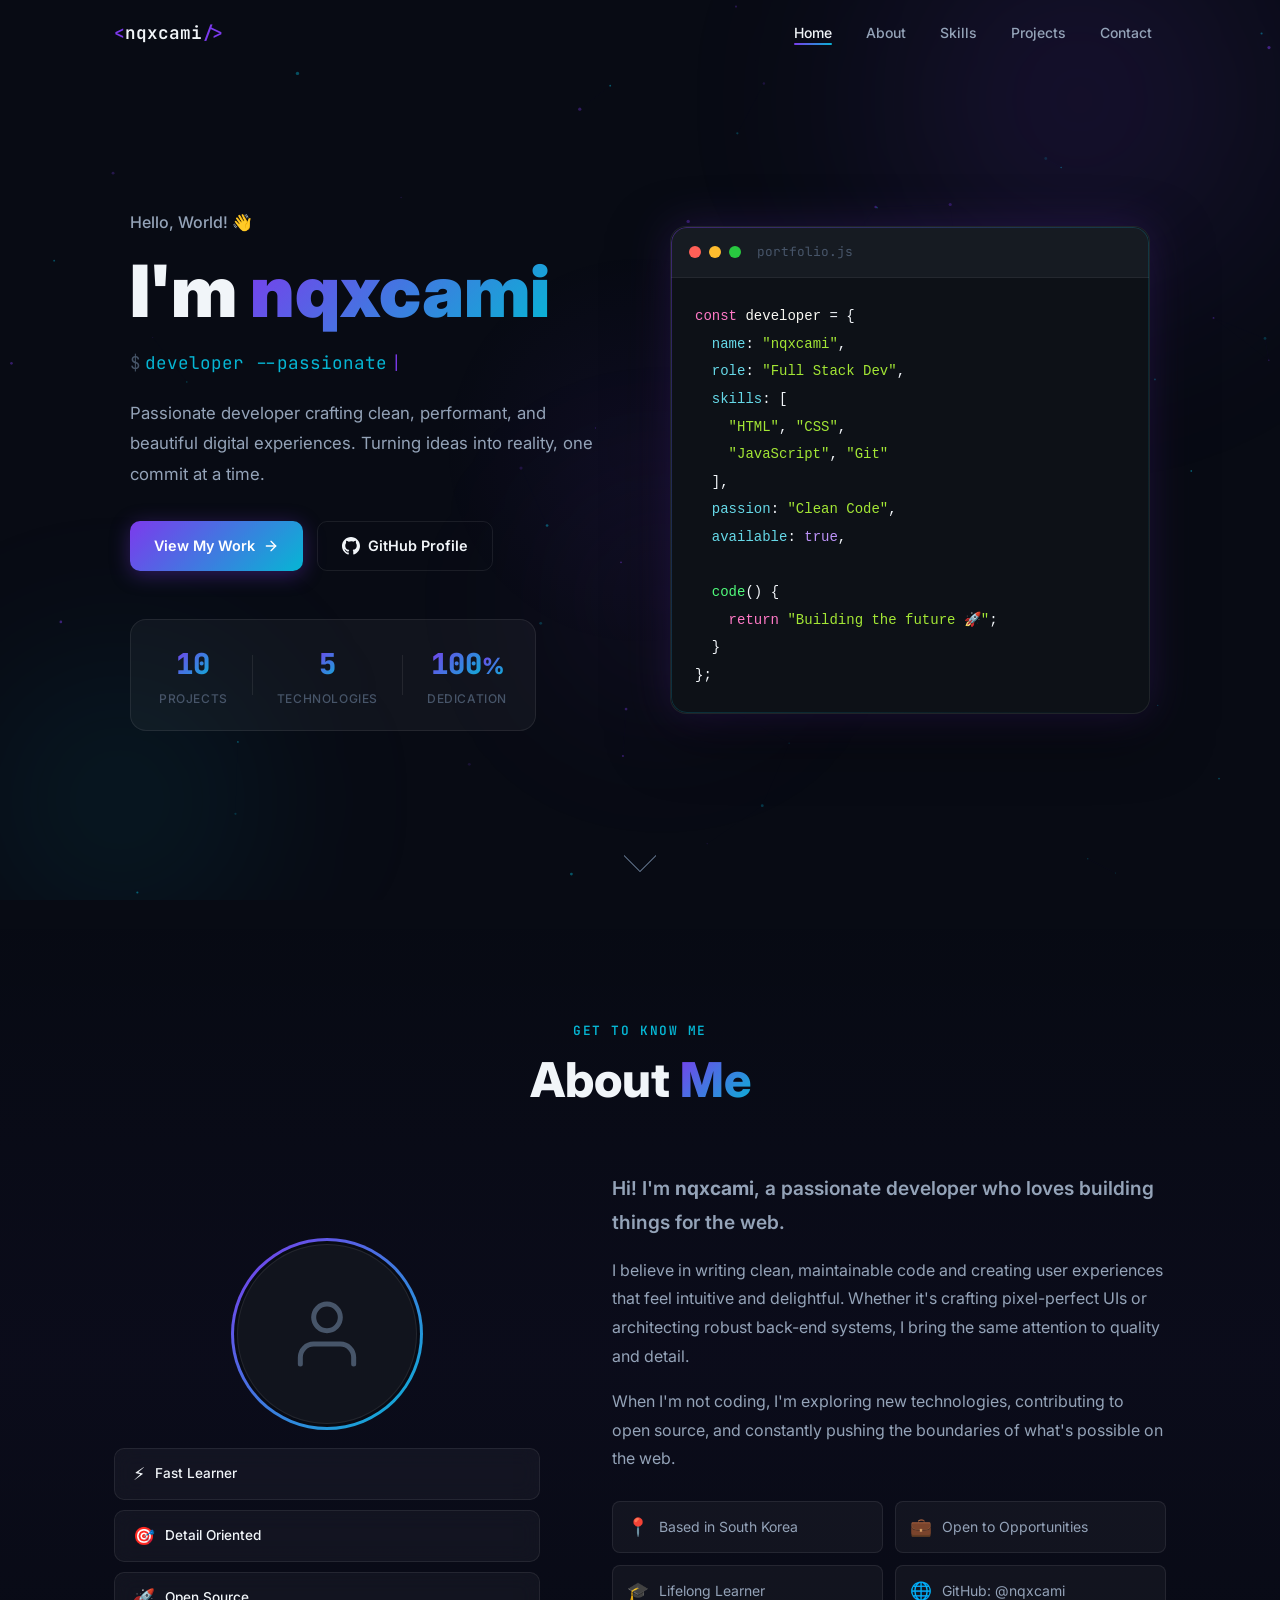
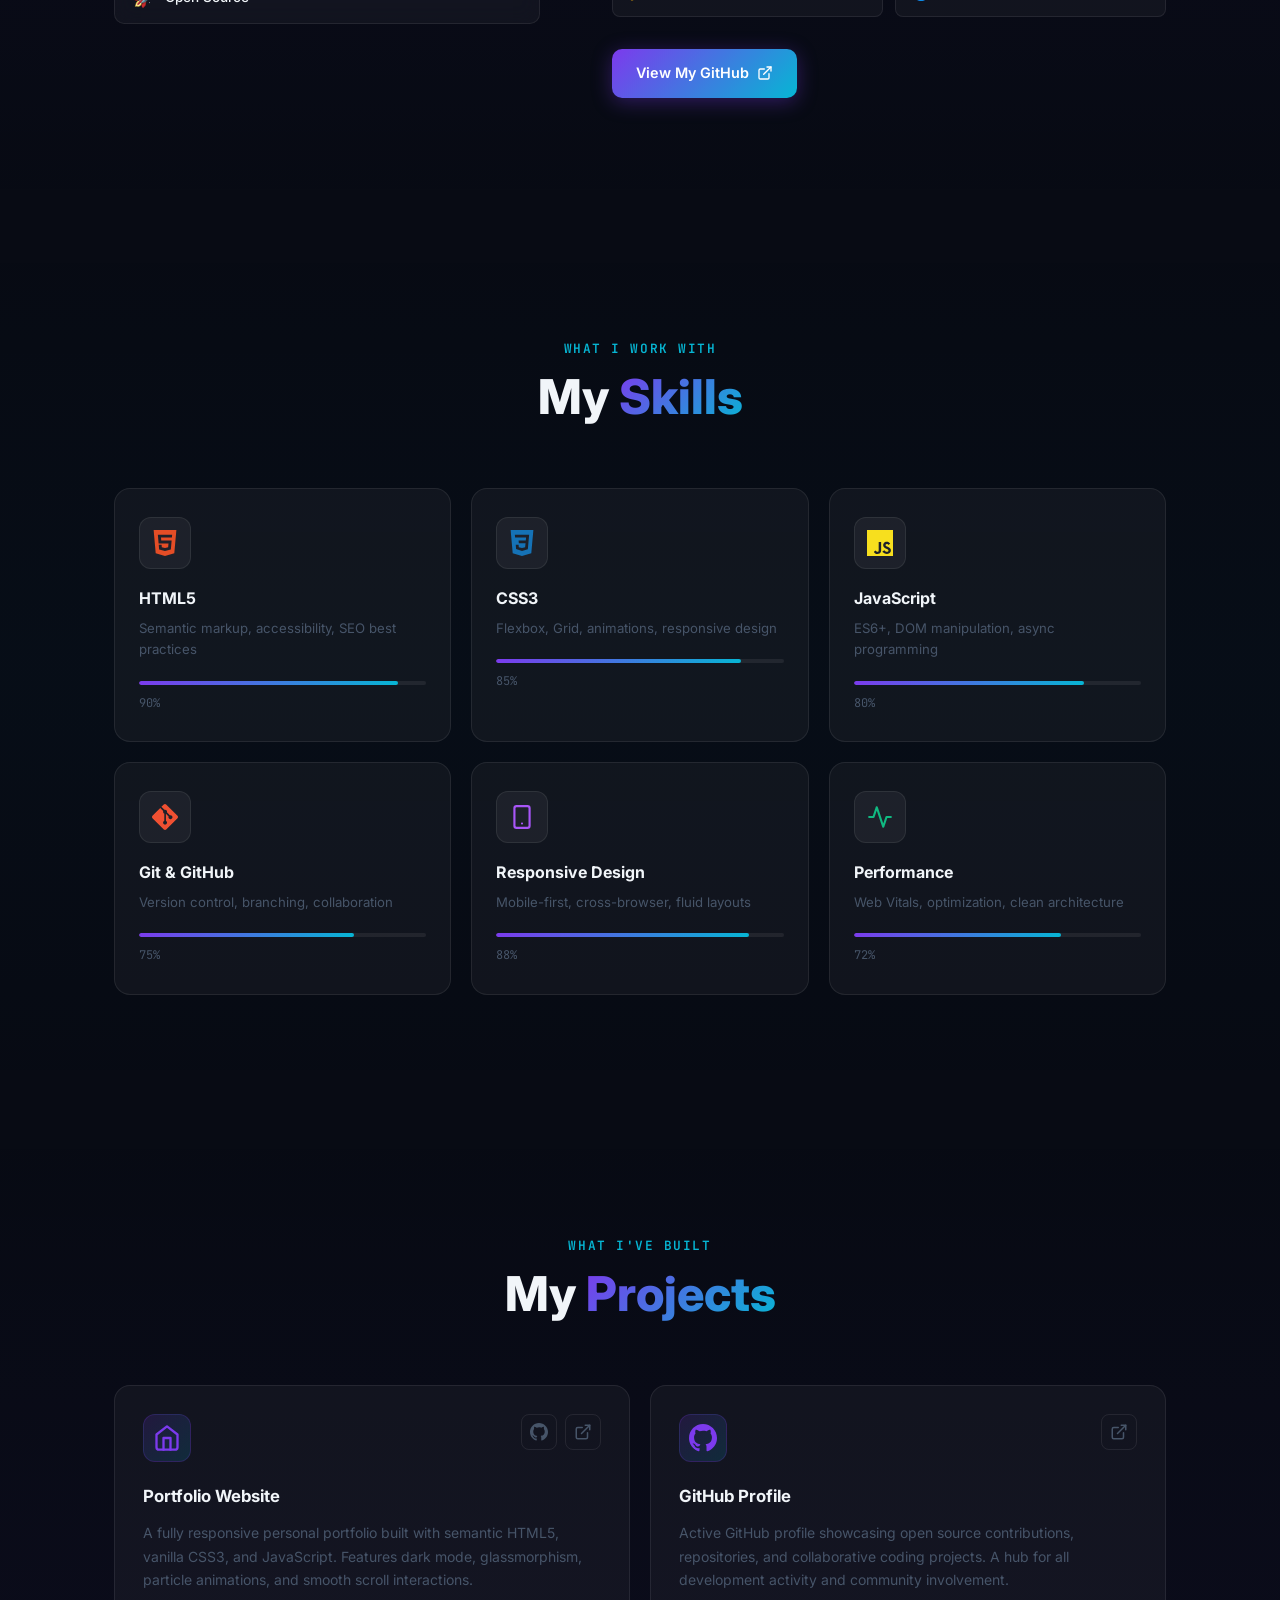
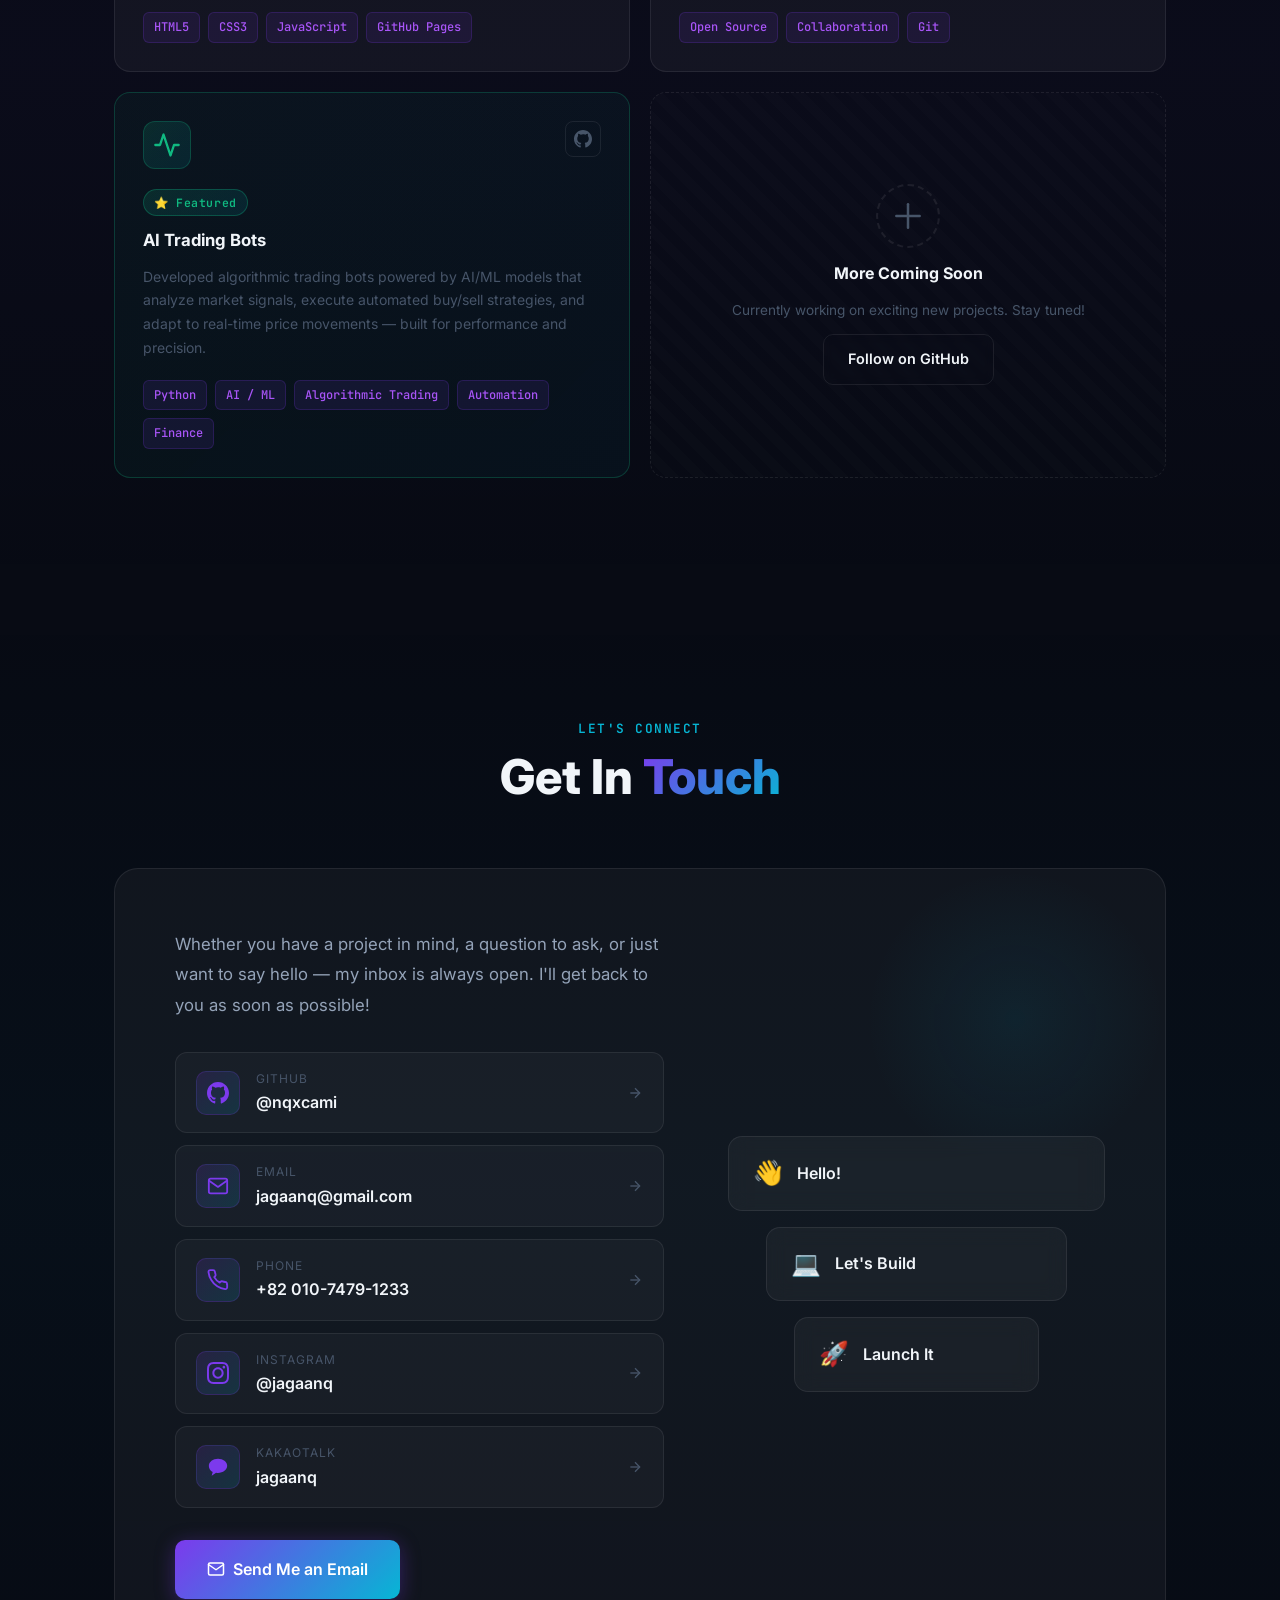
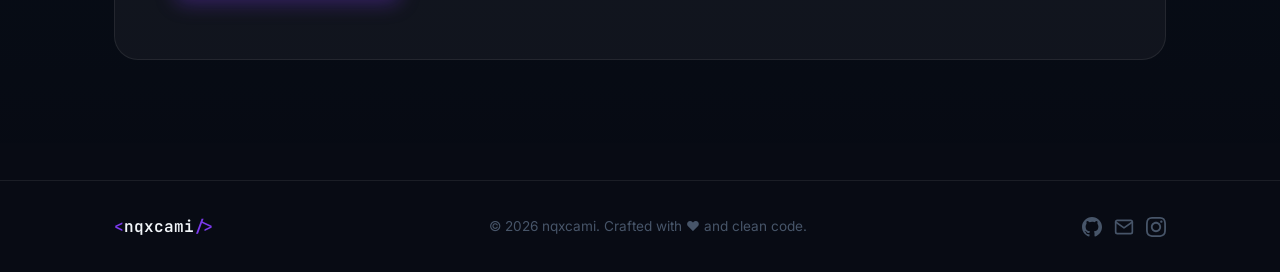
<file: index.html>
<!DOCTYPE html>
<html lang="en">
<head>
    <meta charset="UTF-8">
    <meta name="viewport" content="width=device-width, initial-scale=1.0">
    <meta name="description" content="nqxcami — Developer & Creator. Building innovative digital experiences with clean code and modern design.">
    <meta name="author" content="nqxcami">
    <meta name="keywords" content="nqxcami, portfolio, web developer, programmer, projects">
    <meta property="og:title" content="nqxcami — Portfolio">
    <meta property="og:description" content="Developer & Creator. Building innovative digital experiences.">
    <meta property="og:type" content="website">
    <title>nqxcami — Portfolio</title>
    <link rel="preconnect" href="https://fonts.googleapis.com">
    <link rel="preconnect" href="https://fonts.gstatic.com" crossorigin>
    <link href="https://fonts.googleapis.com/css2?family=Inter:wght@300;400;500;600;700;800;900&family=JetBrains+Mono:wght@400;500;600&display=swap" rel="stylesheet">
    <link rel="stylesheet" href="styles.css">
</head>
<body>

    <!-- Particle Canvas Background -->
    <canvas id="particle-canvas"></canvas>

    <!-- Cursor Glow -->
    <div class="cursor-glow" id="cursor-glow"></div>

    <!-- Navigation -->
    <header class="navbar" id="navbar">
        <div class="nav-container">
            <a href="#home" class="nav-logo">
                <span class="logo-bracket">&lt;</span>nqxcami<span class="logo-bracket">/&gt;</span>
            </a>
            <nav aria-label="Main navigation">
                <ul class="nav-links" id="nav-links">
                    <li><a href="#home" class="nav-link active" id="nav-home">Home</a></li>
                    <li><a href="#about" class="nav-link" id="nav-about">About</a></li>
                    <li><a href="#skills" class="nav-link" id="nav-skills">Skills</a></li>
                    <li><a href="#projects" class="nav-link" id="nav-projects">Projects</a></li>
                    <li><a href="#contact" class="nav-link" id="nav-contact">Contact</a></li>
                </ul>
            </nav>
            <button class="hamburger" id="hamburger" aria-label="Toggle menu" aria-expanded="false">
                <span></span><span></span><span></span>
            </button>
        </div>
    </header>

    <!-- Mobile Menu Overlay -->
    <div class="mobile-menu" id="mobile-menu" aria-hidden="true">
        <ul>
            <li><a href="#home" class="mobile-link">Home</a></li>
            <li><a href="#about" class="mobile-link">About</a></li>
            <li><a href="#skills" class="mobile-link">Skills</a></li>
            <li><a href="#projects" class="mobile-link">Projects</a></li>
            <li><a href="#contact" class="mobile-link">Contact</a></li>
        </ul>
    </div>

    <main>
        <!-- ===== HERO SECTION ===== -->
        <section id="home" class="hero">
            <div class="hero-bg-orbs">
                <div class="orb orb-1"></div>
                <div class="orb orb-2"></div>
                <div class="orb orb-3"></div>
            </div>
            <div class="container hero-container">
                <div class="hero-text">
                    <p class="hero-greeting">Hello, World! 👋</p>
                    <h1 class="hero-title">
                        I'm <span class="gradient-text">nqxcami</span>
                    </h1>
                    <div class="typewriter-wrapper">
                        <span class="typewriter-prefix">$ </span>
                        <span class="typewriter" id="typewriter"></span>
                        <span class="cursor-blink">|</span>
                    </div>
                    <p class="hero-description">
                        Passionate developer crafting clean, performant, and beautiful digital experiences. 
                        Turning ideas into reality, one commit at a time.
                    </p>
                    <div class="hero-buttons">
                        <a href="#projects" class="btn btn-primary" id="hero-cta">
                            <span>View My Work</span>
                            <svg xmlns="http://www.w3.org/2000/svg" width="16" height="16" viewBox="0 0 24 24" fill="none" stroke="currentColor" stroke-width="2" stroke-linecap="round" stroke-linejoin="round"><line x1="5" y1="12" x2="19" y2="12"/><polyline points="12 5 19 12 12 19"/></svg>
                        </a>
                        <a href="https://github.com/nqxcami" class="btn btn-ghost" id="hero-github" target="_blank" rel="noopener noreferrer">
                            <svg xmlns="http://www.w3.org/2000/svg" width="18" height="18" viewBox="0 0 24 24" fill="currentColor"><path d="M12 0C5.374 0 0 5.373 0 12c0 5.302 3.438 9.8 8.207 11.387.599.111.793-.261.793-.577v-2.234c-3.338.726-4.033-1.416-4.033-1.416-.546-1.387-1.333-1.756-1.333-1.756-1.089-.745.083-.729.083-.729 1.205.084 1.839 1.237 1.839 1.237 1.07 1.834 2.807 1.304 3.492.997.107-.775.418-1.305.762-1.604-2.665-.305-5.467-1.334-5.467-5.931 0-1.311.469-2.381 1.236-3.221-.124-.303-.535-1.524.117-3.176 0 0 1.008-.322 3.301 1.23A11.509 11.509 0 0 1 12 5.803c1.02.005 2.047.138 3.006.404 2.291-1.552 3.297-1.23 3.297-1.23.653 1.653.242 2.874.118 3.176.77.84 1.235 1.911 1.235 3.221 0 4.609-2.807 5.624-5.479 5.921.43.372.823 1.102.823 2.222v3.293c0 .319.192.694.801.576C20.566 21.797 24 17.3 24 12c0-6.627-5.373-12-12-12z"/></svg>
                            GitHub Profile
                        </a>
                    </div>
                    <div class="hero-stats">
                        <div class="stat">
                            <span class="stat-number" data-target="10">0</span>
                            <span class="stat-label">Projects</span>
                        </div>
                        <div class="stat-divider"></div>
                        <div class="stat">
                            <span class="stat-number" data-target="5">0</span>
                            <span class="stat-label">Technologies</span>
                        </div>
                        <div class="stat-divider"></div>
                        <div class="stat">
                            <span class="stat-number" data-target="100">0</span><span class="stat-suffix">%</span>
                            <span class="stat-label">Dedication</span>
                        </div>
                    </div>
                </div>
                <div class="hero-visual">
                    <div class="code-window">
                        <div class="window-header">
                            <span class="dot dot-red"></span>
                            <span class="dot dot-yellow"></span>
                            <span class="dot dot-green"></span>
                            <span class="window-title">portfolio.js</span>
                        </div>
                        <pre class="code-content"><code><span class="c-keyword">const</span> <span class="c-variable">developer</span> = {
  <span class="c-property">name</span>: <span class="c-string">"nqxcami"</span>,
  <span class="c-property">role</span>: <span class="c-string">"Full Stack Dev"</span>,
  <span class="c-property">skills</span>: [
    <span class="c-string">"HTML"</span>, <span class="c-string">"CSS"</span>,
    <span class="c-string">"JavaScript"</span>, <span class="c-string">"Git"</span>
  ],
  <span class="c-property">passion</span>: <span class="c-string">"Clean Code"</span>,
  <span class="c-property">available</span>: <span class="c-bool">true</span>,

  <span class="c-fn">code</span>() {
    <span class="c-keyword">return</span> <span class="c-string">"Building the future 🚀"</span>;
  }
};</code></pre>
                    </div>
                </div>
            </div>
            <a href="#about" class="scroll-indicator" aria-label="Scroll down">
                <div class="scroll-arrow"></div>
            </a>
        </section>

        <!-- ===== ABOUT SECTION ===== -->
        <section id="about" class="about section">
            <div class="container">
                <div class="section-header">
                    <p class="section-label">Get to know me</p>
                    <h2 class="section-title">About <span class="gradient-text">Me</span></h2>
                </div>
                <div class="about-grid">
                    <div class="about-image-wrapper reveal">
                        <div class="about-avatar">
                            <div class="avatar-ring"></div>
                            <div class="avatar-inner">
                                <svg xmlns="http://www.w3.org/2000/svg" width="80" height="80" viewBox="0 0 24 24" fill="none" stroke="currentColor" stroke-width="1.5" stroke-linecap="round" stroke-linejoin="round" class="avatar-icon"><path d="M20 21v-2a4 4 0 0 0-4-4H8a4 4 0 0 0-4 4v2"/><circle cx="12" cy="7" r="4"/></svg>
                            </div>
                        </div>
                        <div class="about-badges">
                            <div class="badge badge-1">
                                <span class="badge-icon">⚡</span>
                                <span>Fast Learner</span>
                            </div>
                            <div class="badge badge-2">
                                <span class="badge-icon">🎯</span>
                                <span>Detail Oriented</span>
                            </div>
                            <div class="badge badge-3">
                                <span class="badge-icon">🚀</span>
                                <span>Open Source</span>
                            </div>
                        </div>
                    </div>
                    <div class="about-text reveal">
                        <p class="about-lead">
                            Hi! I'm <strong>nqxcami</strong>, a passionate developer who loves building things for the web.
                        </p>
                        <p>
                            I believe in writing clean, maintainable code and creating user experiences that feel intuitive and delightful. 
                            Whether it's crafting pixel-perfect UIs or architecting robust back-end systems, I bring the same attention to quality and detail.
                        </p>
                        <p>
                            When I'm not coding, I'm exploring new technologies, contributing to open source, and constantly pushing the boundaries of what's possible on the web.
                        </p>
                        <div class="about-highlights">
                            <div class="highlight">
                                <span class="highlight-icon">📍</span>
                                <span>Based in South Korea</span>
                            </div>
                            <div class="highlight">
                                <span class="highlight-icon">💼</span>
                                <span>Open to Opportunities</span>
                            </div>
                            <div class="highlight">
                                <span class="highlight-icon">🎓</span>
                                <span>Lifelong Learner</span>
                            </div>
                            <div class="highlight">
                                <span class="highlight-icon">🌐</span>
                                <span>GitHub: @nqxcami</span>
                            </div>
                        </div>
                        <a href="https://github.com/nqxcami" class="btn btn-primary" target="_blank" rel="noopener noreferrer">
                            View My GitHub
                            <svg xmlns="http://www.w3.org/2000/svg" width="16" height="16" viewBox="0 0 24 24" fill="none" stroke="currentColor" stroke-width="2" stroke-linecap="round" stroke-linejoin="round"><path d="M18 13v6a2 2 0 0 1-2 2H5a2 2 0 0 1-2-2V8a2 2 0 0 1 2-2h6"/><polyline points="15 3 21 3 21 9"/><line x1="10" y1="14" x2="21" y2="3"/></svg>
                        </a>
                    </div>
                </div>
            </div>
        </section>

        <!-- ===== SKILLS SECTION ===== -->
        <section id="skills" class="skills section">
            <div class="container">
                <div class="section-header">
                    <p class="section-label">What I work with</p>
                    <h2 class="section-title">My <span class="gradient-text">Skills</span></h2>
                </div>
                <div class="skills-grid">
                    <div class="skill-card reveal" id="skill-html">
                        <div class="skill-icon-wrap" style="--icon-color: #e44d26;">
                            <svg viewBox="0 0 24 24" fill="currentColor" xmlns="http://www.w3.org/2000/svg"><path d="M1.5 0h21l-1.91 21.563L11.977 24l-8.565-2.438L1.5 0zm7.031 9.75l-.232-2.718 10.059.003.23-2.622L5.412 4.41l.698 8.01h9.126l-.326 3.426-2.91.804-2.955-.81-.188-2.11H6.248l.33 4.171L12 19.351l5.379-1.443.744-8.157H8.531z"/></svg>
                        </div>
                        <h3>HTML5</h3>
                        <p>Semantic markup, accessibility, SEO best practices</p>
                        <div class="skill-bar"><div class="skill-fill" style="--fill: 90%;"></div></div>
                        <span class="skill-pct">90%</span>
                    </div>
                    <div class="skill-card reveal" id="skill-css">
                        <div class="skill-icon-wrap" style="--icon-color: #1572b6;">
                            <svg viewBox="0 0 24 24" fill="currentColor" xmlns="http://www.w3.org/2000/svg"><path d="M1.5 0h21l-1.91 21.563L11.977 24l-8.564-2.438L1.5 0zm17.09 4.413L5.41 4.41l.213 2.622 10.125.002-.255 2.716h-6.64l.24 2.573h6.182l-.366 3.523-2.91.804-2.956-.81-.188-2.11h-2.61l.29 3.855L12 19.288l5.373-1.53L18.59 4.414v-.001z"/></svg>
                        </div>
                        <h3>CSS3</h3>
                        <p>Flexbox, Grid, animations, responsive design</p>
                        <div class="skill-bar"><div class="skill-fill" style="--fill: 85%;"></div></div>
                        <span class="skill-pct">85%</span>
                    </div>
                    <div class="skill-card reveal" id="skill-js">
                        <div class="skill-icon-wrap" style="--icon-color: #f7df1e;">
                            <svg viewBox="0 0 24 24" fill="currentColor" xmlns="http://www.w3.org/2000/svg"><path d="M0 0h24v24H0V0zm22.034 18.276c-.175-1.095-.888-2.015-3.003-2.873-.736-.345-1.554-.585-1.797-1.14-.091-.33-.105-.51-.046-.705.15-.646.915-.84 1.515-.66.39.12.75.42.976.9 1.034-.676 1.034-.676 1.755-1.125-.27-.42-.404-.601-.586-.78-.63-.705-1.469-1.065-2.834-1.034l-.705.089c-.676.165-1.32.525-1.71 1.005-1.14 1.291-.811 3.541.569 4.471 1.365 1.02 3.361 1.244 3.616 2.205.24 1.17-.87 1.545-1.966 1.41-.811-.18-1.26-.586-1.755-1.336l-1.83 1.051c.21.48.45.689.81 1.109 1.74 1.756 6.09 1.666 6.871-1.004.029-.09.24-.705.074-1.65l.046.067zm-8.983-7.245h-2.248c0 1.938-.009 3.864-.009 5.805 0 1.232.063 2.363-.138 2.711-.33.689-1.18.601-1.566.48-.396-.196-.597-.466-.83-.855-.063-.105-.11-.196-.127-.196l-1.825 1.125c.305.63.75 1.172 1.324 1.517.855.51 2.004.675 3.207.405.783-.226 1.458-.691 1.811-1.411.51-.93.402-2.07.397-3.346.012-2.054 0-4.109 0-6.179l.004-.056z"/></svg>
                        </div>
                        <h3>JavaScript</h3>
                        <p>ES6+, DOM manipulation, async programming</p>
                        <div class="skill-bar"><div class="skill-fill" style="--fill: 80%;"></div></div>
                        <span class="skill-pct">80%</span>
                    </div>
                    <div class="skill-card reveal" id="skill-git">
                        <div class="skill-icon-wrap" style="--icon-color: #f05032;">
                            <svg viewBox="0 0 24 24" fill="currentColor" xmlns="http://www.w3.org/2000/svg"><path d="M23.546 10.93L13.067.452c-.604-.603-1.582-.603-2.188 0L8.708 2.627l2.76 2.76c.645-.215 1.379-.07 1.889.441.516.515.658 1.258.438 1.9l2.658 2.66c.645-.223 1.387-.078 1.9.435.721.72.721 1.884 0 2.604-.719.719-1.881.719-2.6 0-.539-.541-.674-1.337-.404-1.996L12.86 8.955v6.525c.176.086.342.203.488.348.713.721.713 1.883 0 2.6-.719.721-1.889.721-2.609 0-.719-.719-.719-1.879 0-2.598.182-.18.387-.316.605-.406V8.835c-.217-.091-.424-.222-.6-.401-.545-.545-.676-1.342-.396-2.009L7.636 3.7.45 10.881c-.6.605-.6 1.584 0 2.189l10.48 10.477c.604.604 1.582.604 2.186 0l10.43-10.43c.605-.603.605-1.582 0-2.187"/></svg>
                        </div>
                        <h3>Git & GitHub</h3>
                        <p>Version control, branching, collaboration</p>
                        <div class="skill-bar"><div class="skill-fill" style="--fill: 75%;"></div></div>
                        <span class="skill-pct">75%</span>
                    </div>
                    <div class="skill-card reveal" id="skill-responsive">
                        <div class="skill-icon-wrap" style="--icon-color: #a855f7;">
                            <svg viewBox="0 0 24 24" fill="none" stroke="currentColor" stroke-width="2" stroke-linecap="round" stroke-linejoin="round" xmlns="http://www.w3.org/2000/svg"><rect x="5" y="2" width="14" height="20" rx="2" ry="2"/><line x1="12" y1="18" x2="12.01" y2="18"/></svg>
                        </div>
                        <h3>Responsive Design</h3>
                        <p>Mobile-first, cross-browser, fluid layouts</p>
                        <div class="skill-bar"><div class="skill-fill" style="--fill: 88%;"></div></div>
                        <span class="skill-pct">88%</span>
                    </div>
                    <div class="skill-card reveal" id="skill-perf">
                        <div class="skill-icon-wrap" style="--icon-color: #10b981;">
                            <svg viewBox="0 0 24 24" fill="none" stroke="currentColor" stroke-width="2" stroke-linecap="round" stroke-linejoin="round" xmlns="http://www.w3.org/2000/svg"><polyline points="22 12 18 12 15 21 9 3 6 12 2 12"/></svg>
                        </div>
                        <h3>Performance</h3>
                        <p>Web Vitals, optimization, clean architecture</p>
                        <div class="skill-bar"><div class="skill-fill" style="--fill: 72%;"></div></div>
                        <span class="skill-pct">72%</span>
                    </div>
                </div>
            </div>
        </section>

        <!-- ===== PROJECTS SECTION ===== -->
        <section id="projects" class="projects section">
            <div class="container">
                <div class="section-header">
                    <p class="section-label">What I've built</p>
                    <h2 class="section-title">My <span class="gradient-text">Projects</span></h2>
                </div>
                <div class="projects-grid">

                    <article class="project-card reveal" id="project-portfolio">
                        <div class="project-top">
                            <div class="project-icon">
                                <svg xmlns="http://www.w3.org/2000/svg" width="28" height="28" viewBox="0 0 24 24" fill="none" stroke="currentColor" stroke-width="2" stroke-linecap="round" stroke-linejoin="round"><path d="M3 9l9-7 9 7v11a2 2 0 0 1-2 2H5a2 2 0 0 1-2-2z"/><polyline points="9 22 9 12 15 12 15 22"/></svg>
                            </div>
                            <div class="project-links">
                                <a href="https://github.com/nqxcami/nqxcami.github.io" class="project-icon-link" target="_blank" rel="noopener noreferrer" aria-label="View source on GitHub">
                                    <svg xmlns="http://www.w3.org/2000/svg" width="18" height="18" viewBox="0 0 24 24" fill="currentColor"><path d="M12 0C5.374 0 0 5.373 0 12c0 5.302 3.438 9.8 8.207 11.387.599.111.793-.261.793-.577v-2.234c-3.338.726-4.033-1.416-4.033-1.416-.546-1.387-1.333-1.756-1.333-1.756-1.089-.745.083-.729.083-.729 1.205.084 1.839 1.237 1.839 1.237 1.07 1.834 2.807 1.304 3.492.997.107-.775.418-1.305.762-1.604-2.665-.305-5.467-1.334-5.467-5.931 0-1.311.469-2.381 1.236-3.221-.124-.303-.535-1.524.117-3.176 0 0 1.008-.322 3.301 1.23A11.509 11.509 0 0 1 12 5.803c1.02.005 2.047.138 3.006.404 2.291-1.552 3.297-1.23 3.297-1.23.653 1.653.242 2.874.118 3.176.77.84 1.235 1.911 1.235 3.221 0 4.609-2.807 5.624-5.479 5.921.43.372.823 1.102.823 2.222v3.293c0 .319.192.694.801.576C20.566 21.797 24 17.3 24 12c0-6.627-5.373-12-12-12z"/></svg>
                                </a>
                                <a href="https://nqxcami.github.io" class="project-icon-link" target="_blank" rel="noopener noreferrer" aria-label="View live site">
                                    <svg xmlns="http://www.w3.org/2000/svg" width="18" height="18" viewBox="0 0 24 24" fill="none" stroke="currentColor" stroke-width="2" stroke-linecap="round" stroke-linejoin="round"><path d="M18 13v6a2 2 0 0 1-2 2H5a2 2 0 0 1-2-2V8a2 2 0 0 1 2-2h6"/><polyline points="15 3 21 3 21 9"/><line x1="10" y1="14" x2="21" y2="3"/></svg>
                                </a>
                            </div>
                        </div>
                        <div class="project-body">
                            <h3>Portfolio Website</h3>
                            <p>A fully responsive personal portfolio built with semantic HTML5, vanilla CSS3, and JavaScript. Features dark mode, glassmorphism, particle animations, and smooth scroll interactions.</p>
                        </div>
                        <div class="project-tags">
                            <span class="tag">HTML5</span>
                            <span class="tag">CSS3</span>
                            <span class="tag">JavaScript</span>
                            <span class="tag">GitHub Pages</span>
                        </div>
                    </article>

                    <article class="project-card reveal" id="project-github">
                        <div class="project-top">
                            <div class="project-icon">
                                <svg xmlns="http://www.w3.org/2000/svg" width="28" height="28" viewBox="0 0 24 24" fill="currentColor"><path d="M12 0C5.374 0 0 5.373 0 12c0 5.302 3.438 9.8 8.207 11.387.599.111.793-.261.793-.577v-2.234c-3.338.726-4.033-1.416-4.033-1.416-.546-1.387-1.333-1.756-1.333-1.756-1.089-.745.083-.729.083-.729 1.205.084 1.839 1.237 1.839 1.237 1.07 1.834 2.807 1.304 3.492.997.107-.775.418-1.305.762-1.604-2.665-.305-5.467-1.334-5.467-5.931 0-1.311.469-2.381 1.236-3.221-.124-.303-.535-1.524.117-3.176 0 0 1.008-.322 3.301 1.23A11.509 11.509 0 0 1 12 5.803c1.02.005 2.047.138 3.006.404 2.291-1.552 3.297-1.23 3.297-1.23.653 1.653.242 2.874.118 3.176.77.84 1.235 1.911 1.235 3.221 0 4.609-2.807 5.624-5.479 5.921.43.372.823 1.102.823 2.222v3.293c0 .319.192.694.801.576C20.566 21.797 24 17.3 24 12c0-6.627-5.373-12-12-12z"/></svg>
                            </div>
                            <div class="project-links">
                                <a href="https://github.com/nqxcami" class="project-icon-link" target="_blank" rel="noopener noreferrer" aria-label="View GitHub profile">
                                    <svg xmlns="http://www.w3.org/2000/svg" width="18" height="18" viewBox="0 0 24 24" fill="none" stroke="currentColor" stroke-width="2" stroke-linecap="round" stroke-linejoin="round"><path d="M18 13v6a2 2 0 0 1-2 2H5a2 2 0 0 1-2-2V8a2 2 0 0 1 2-2h6"/><polyline points="15 3 21 3 21 9"/><line x1="10" y1="14" x2="21" y2="3"/></svg>
                                </a>
                            </div>
                        </div>
                        <div class="project-body">
                            <h3>GitHub Profile</h3>
                            <p>Active GitHub profile showcasing open source contributions, repositories, and collaborative coding projects. A hub for all development activity and community involvement.</p>
                        </div>
                        <div class="project-tags">
                            <span class="tag">Open Source</span>
                            <span class="tag">Collaboration</span>
                            <span class="tag">Git</span>
                        </div>
                    </article>

                    <!-- AI Trading Bot -->
                    <article class="project-card reveal project-card-featured" id="project-trading-bot">
                        <div class="project-top">
                            <div class="project-icon project-icon-ai">
                                <svg xmlns="http://www.w3.org/2000/svg" width="28" height="28" viewBox="0 0 24 24" fill="none" stroke="currentColor" stroke-width="2" stroke-linecap="round" stroke-linejoin="round"><polyline points="22 12 18 12 15 21 9 3 6 12 2 12"/></svg>
                            </div>
                            <div class="project-links">
                                <a href="https://github.com/nqxcami" class="project-icon-link" target="_blank" rel="noopener noreferrer" aria-label="View on GitHub">
                                    <svg xmlns="http://www.w3.org/2000/svg" width="18" height="18" viewBox="0 0 24 24" fill="currentColor"><path d="M12 0C5.374 0 0 5.373 0 12c0 5.302 3.438 9.8 8.207 11.387.599.111.793-.261.793-.577v-2.234c-3.338.726-4.033-1.416-4.033-1.416-.546-1.387-1.333-1.756-1.333-1.756-1.089-.745.083-.729.083-.729 1.205.084 1.839 1.237 1.839 1.237 1.07 1.834 2.807 1.304 3.492.997.107-.775.418-1.305.762-1.604-2.665-.305-5.467-1.334-5.467-5.931 0-1.311.469-2.381 1.236-3.221-.124-.303-.535-1.524.117-3.176 0 0 1.008-.322 3.301 1.23A11.509 11.509 0 0 1 12 5.803c1.02.005 2.047.138 3.006.404 2.291-1.552 3.297-1.23 3.297-1.23.653 1.653.242 2.874.118 3.176.77.84 1.235 1.911 1.235 3.221 0 4.609-2.807 5.624-5.479 5.921.43.372.823 1.102.823 2.222v3.293c0 .319.192.694.801.576C20.566 21.797 24 17.3 24 12c0-6.627-5.373-12-12-12z"/></svg>
                                </a>
                            </div>
                        </div>
                        <div class="project-badge-featured">⭐ Featured</div>
                        <div class="project-body">
                            <h3>AI Trading Bots</h3>
                            <p>Developed algorithmic trading bots powered by AI/ML models that analyze market signals, execute automated buy/sell strategies, and adapt to real-time price movements — built for performance and precision.</p>
                        </div>
                        <div class="project-tags">
                            <span class="tag">Python</span>
                            <span class="tag">AI / ML</span>
                            <span class="tag">Algorithmic Trading</span>
                            <span class="tag">Automation</span>
                            <span class="tag">Finance</span>
                        </div>
                    </article>

                    <article class="project-card reveal project-card-cta" id="project-more">
                        <div class="project-cta-inner">
                            <div class="cta-icon">
                                <svg xmlns="http://www.w3.org/2000/svg" width="40" height="40" viewBox="0 0 24 24" fill="none" stroke="currentColor" stroke-width="1.5" stroke-linecap="round" stroke-linejoin="round"><line x1="12" y1="5" x2="12" y2="19"/><line x1="5" y1="12" x2="19" y2="12"/></svg>
                            </div>
                            <h3>More Coming Soon</h3>
                            <p>Currently working on exciting new projects. Stay tuned!</p>
                            <a href="https://github.com/nqxcami" class="btn btn-ghost" target="_blank" rel="noopener noreferrer">Follow on GitHub</a>
                        </div>
                    </article>

                </div>
            </div>
        </section>

        <!-- ===== CONTACT SECTION ===== -->
        <section id="contact" class="contact section">
            <div class="container">
                <div class="section-header">
                    <p class="section-label">Let's connect</p>
                    <h2 class="section-title">Get In <span class="gradient-text">Touch</span></h2>
                </div>
                <div class="contact-wrapper reveal">
                    <div class="contact-info">
                        <p class="contact-lead">
                            Whether you have a project in mind, a question to ask, or just want to say hello — 
                            my inbox is always open. I'll get back to you as soon as possible!
                        </p>
                        <div class="contact-links">
                            <!-- GitHub -->
                            <a href="https://github.com/nqxcami" class="contact-link" id="contact-github" target="_blank" rel="noopener noreferrer">
                                <div class="contact-link-icon" style="--link-color: #7c3aed;">
                                    <svg xmlns="http://www.w3.org/2000/svg" width="22" height="22" viewBox="0 0 24 24" fill="currentColor"><path d="M12 0C5.374 0 0 5.373 0 12c0 5.302 3.438 9.8 8.207 11.387.599.111.793-.261.793-.577v-2.234c-3.338.726-4.033-1.416-4.033-1.416-.546-1.387-1.333-1.756-1.333-1.756-1.089-.745.083-.729.083-.729 1.205.084 1.839 1.237 1.839 1.237 1.07 1.834 2.807 1.304 3.492.997.107-.775.418-1.305.762-1.604-2.665-.305-5.467-1.334-5.467-5.931 0-1.311.469-2.381 1.236-3.221-.124-.303-.535-1.524.117-3.176 0 0 1.008-.322 3.301 1.23A11.509 11.509 0 0 1 12 5.803c1.02.005 2.047.138 3.006.404 2.291-1.552 3.297-1.23 3.297-1.23.653 1.653.242 2.874.118 3.176.77.84 1.235 1.911 1.235 3.221 0 4.609-2.807 5.624-5.479 5.921.43.372.823 1.102.823 2.222v3.293c0 .319.192.694.801.576C20.566 21.797 24 17.3 24 12c0-6.627-5.373-12-12-12z"/></svg>
                                </div>
                                <div>
                                    <span class="contact-link-label">GitHub</span>
                                    <span class="contact-link-value">@nqxcami</span>
                                </div>
                                <svg xmlns="http://www.w3.org/2000/svg" width="16" height="16" viewBox="0 0 24 24" fill="none" stroke="currentColor" stroke-width="2" class="contact-arrow"><line x1="5" y1="12" x2="19" y2="12"/><polyline points="12 5 19 12 12 19"/></svg>
                            </a>
                            <!-- Email -->
                            <a href="mailto:jagaanq@gmail.com" class="contact-link" id="contact-email">
                                <div class="contact-link-icon" style="--link-color: #ea4335;">
                                    <svg xmlns="http://www.w3.org/2000/svg" width="22" height="22" viewBox="0 0 24 24" fill="none" stroke="currentColor" stroke-width="2" stroke-linecap="round" stroke-linejoin="round"><path d="M4 4h16c1.1 0 2 .9 2 2v12c0 1.1-.9 2-2 2H4c-1.1 0-2-.9-2-2V6c0-1.1.9-2 2-2z"/><polyline points="22,6 12,13 2,6"/></svg>
                                </div>
                                <div>
                                    <span class="contact-link-label">Email</span>
                                    <span class="contact-link-value">jagaanq@gmail.com</span>
                                </div>
                                <svg xmlns="http://www.w3.org/2000/svg" width="16" height="16" viewBox="0 0 24 24" fill="none" stroke="currentColor" stroke-width="2" class="contact-arrow"><line x1="5" y1="12" x2="19" y2="12"/><polyline points="12 5 19 12 12 19"/></svg>
                            </a>
                            <!-- Phone -->
                            <a href="tel:+8201074791233" class="contact-link" id="contact-phone">
                                <div class="contact-link-icon" style="--link-color: #10b981;">
                                    <svg xmlns="http://www.w3.org/2000/svg" width="22" height="22" viewBox="0 0 24 24" fill="none" stroke="currentColor" stroke-width="2" stroke-linecap="round" stroke-linejoin="round"><path d="M22 16.92v3a2 2 0 0 1-2.18 2 19.79 19.79 0 0 1-8.63-3.07A19.5 19.5 0 0 1 4.69 12 19.79 19.79 0 0 1 1.61 3.42 2 2 0 0 1 3.6 1.25h3a2 2 0 0 1 2 1.72c.127.96.361 1.903.7 2.81a2 2 0 0 1-.45 2.11L7.91 8.85a16 16 0 0 0 6 6l.92-.92a2 2 0 0 1 2.11-.45c.907.339 1.85.573 2.81.7A2 2 0 0 1 21.73 16.92z"/></svg>
                                </div>
                                <div>
                                    <span class="contact-link-label">Phone</span>
                                    <span class="contact-link-value">+82 010-7479-1233</span>
                                </div>
                                <svg xmlns="http://www.w3.org/2000/svg" width="16" height="16" viewBox="0 0 24 24" fill="none" stroke="currentColor" stroke-width="2" class="contact-arrow"><line x1="5" y1="12" x2="19" y2="12"/><polyline points="12 5 19 12 12 19"/></svg>
                            </a>
                            <!-- Instagram -->
                            <a href="https://instagram.com/jagaanq" class="contact-link" id="contact-instagram" target="_blank" rel="noopener noreferrer">
                                <div class="contact-link-icon" style="--link-color: #e1306c;">
                                    <svg xmlns="http://www.w3.org/2000/svg" width="22" height="22" viewBox="0 0 24 24" fill="currentColor"><path d="M12 2.163c3.204 0 3.584.012 4.85.07 3.252.148 4.771 1.691 4.919 4.919.058 1.265.069 1.645.069 4.849 0 3.205-.012 3.584-.069 4.849-.149 3.225-1.664 4.771-4.919 4.919-1.266.058-1.644.07-4.85.07-3.204 0-3.584-.012-4.849-.07-3.26-.149-4.771-1.699-4.919-4.92-.058-1.265-.07-1.644-.07-4.849 0-3.204.013-3.583.07-4.849.149-3.227 1.664-4.771 4.919-4.919 1.266-.057 1.645-.069 4.849-.069zm0-2.163c-3.259 0-3.667.014-4.947.072-4.358.2-6.78 2.618-6.98 6.98-.059 1.281-.073 1.689-.073 4.948 0 3.259.014 3.668.072 4.948.2 4.358 2.618 6.78 6.98 6.98 1.281.058 1.689.072 4.948.072 3.259 0 3.668-.014 4.948-.072 4.354-.2 6.782-2.618 6.979-6.98.059-1.28.073-1.689.073-4.948 0-3.259-.014-3.667-.072-4.947-.196-4.354-2.617-6.78-6.979-6.98-1.281-.059-1.69-.073-4.949-.073zm0 5.838c-3.403 0-6.162 2.759-6.162 6.162s2.759 6.163 6.162 6.163 6.162-2.759 6.162-6.163c0-3.403-2.759-6.162-6.162-6.162zm0 10.162c-2.209 0-4-1.79-4-4 0-2.209 1.791-4 4-4s4 1.791 4 4c0 2.21-1.791 4-4 4zm6.406-11.845c-.796 0-1.441.645-1.441 1.44s.645 1.44 1.441 1.44c.795 0 1.439-.645 1.439-1.44s-.644-1.44-1.439-1.44z"/></svg>
                                </div>
                                <div>
                                    <span class="contact-link-label">Instagram</span>
                                    <span class="contact-link-value">@jagaanq</span>
                                </div>
                                <svg xmlns="http://www.w3.org/2000/svg" width="16" height="16" viewBox="0 0 24 24" fill="none" stroke="currentColor" stroke-width="2" class="contact-arrow"><line x1="5" y1="12" x2="19" y2="12"/><polyline points="12 5 19 12 12 19"/></svg>
                            </a>
                            <!-- KakaoTalk -->
                            <a href="https://open.kakao.com/o/jagaanq" class="contact-link" id="contact-kakao" target="_blank" rel="noopener noreferrer">
                                <div class="contact-link-icon" style="--link-color: #ffe812;">
                                    <svg xmlns="http://www.w3.org/2000/svg" width="22" height="22" viewBox="0 0 24 24" fill="currentColor"><path d="M12 3C6.477 3 2 6.477 2 10.8c0 2.752 1.67 5.17 4.2 6.6l-1.1 4.1 4.8-3.2c.7.1 1.4.2 2.1.2 5.523 0 10-3.477 10-7.8S17.523 3 12 3z"/></svg>
                                </div>
                                <div>
                                    <span class="contact-link-label">KakaoTalk</span>
                                    <span class="contact-link-value">jagaanq</span>
                                </div>
                                <svg xmlns="http://www.w3.org/2000/svg" width="16" height="16" viewBox="0 0 24 24" fill="none" stroke="currentColor" stroke-width="2" class="contact-arrow"><line x1="5" y1="12" x2="19" y2="12"/><polyline points="12 5 19 12 12 19"/></svg>
                            </a>
                        </div>
                        <a href="mailto:jagaanq@gmail.com" class="btn btn-primary btn-large" id="contact-cta">
                            <svg xmlns="http://www.w3.org/2000/svg" width="18" height="18" viewBox="0 0 24 24" fill="none" stroke="currentColor" stroke-width="2" stroke-linecap="round" stroke-linejoin="round"><path d="M4 4h16c1.1 0 2 .9 2 2v12c0 1.1-.9 2-2 2H4c-1.1 0-2-.9-2-2V6c0-1.1.9-2 2-2z"/><polyline points="22,6 12,13 2,6"/></svg>
                            Send Me an Email
                        </a>
                    </div>
                    <div class="contact-decoration">
                        <div class="deco-card deco-card-1">
                            <span class="deco-emoji">👋</span>
                            <span>Hello!</span>
                        </div>
                        <div class="deco-card deco-card-2">
                            <span class="deco-emoji">💻</span>
                            <span>Let's Build</span>
                        </div>
                        <div class="deco-card deco-card-3">
                            <span class="deco-emoji">🚀</span>
                            <span>Launch It</span>
                        </div>
                    </div>
                </div>
            </div>
        </section>
    </main>

    <!-- Footer -->
    <footer class="footer">
        <div class="container footer-inner">
            <div class="footer-logo">
                <span class="logo-bracket">&lt;</span>nqxcami<span class="logo-bracket">/&gt;</span>
            </div>
            <p class="footer-copy">&copy; <span id="footer-year"></span> nqxcami. Crafted with ❤️ and clean code.</p>
            <div class="footer-links">
                <a href="https://github.com/nqxcami" target="_blank" rel="noopener noreferrer" aria-label="GitHub">
                    <svg xmlns="http://www.w3.org/2000/svg" width="20" height="20" viewBox="0 0 24 24" fill="currentColor"><path d="M12 0C5.374 0 0 5.373 0 12c0 5.302 3.438 9.8 8.207 11.387.599.111.793-.261.793-.577v-2.234c-3.338.726-4.033-1.416-4.033-1.416-.546-1.387-1.333-1.756-1.333-1.756-1.089-.745.083-.729.083-.729 1.205.084 1.839 1.237 1.839 1.237 1.07 1.834 2.807 1.304 3.492.997.107-.775.418-1.305.762-1.604-2.665-.305-5.467-1.334-5.467-5.931 0-1.311.469-2.381 1.236-3.221-.124-.303-.535-1.524.117-3.176 0 0 1.008-.322 3.301 1.23A11.509 11.509 0 0 1 12 5.803c1.02.005 2.047.138 3.006.404 2.291-1.552 3.297-1.23 3.297-1.23.653 1.653.242 2.874.118 3.176.77.84 1.235 1.911 1.235 3.221 0 4.609-2.807 5.624-5.479 5.921.43.372.823 1.102.823 2.222v3.293c0 .319.192.694.801.576C20.566 21.797 24 17.3 24 12c0-6.627-5.373-12-12-12z"/></svg>
                </a>
                <a href="mailto:jagaanq@gmail.com" aria-label="Email">
                    <svg xmlns="http://www.w3.org/2000/svg" width="20" height="20" viewBox="0 0 24 24" fill="none" stroke="currentColor" stroke-width="2" stroke-linecap="round" stroke-linejoin="round"><path d="M4 4h16c1.1 0 2 .9 2 2v12c0 1.1-.9 2-2 2H4c-1.1 0-2-.9-2-2V6c0-1.1.9-2 2-2z"/><polyline points="22,6 12,13 2,6"/></svg>
                </a>
                <a href="https://instagram.com/jagaanq" target="_blank" rel="noopener noreferrer" aria-label="Instagram">
                    <svg xmlns="http://www.w3.org/2000/svg" width="20" height="20" viewBox="0 0 24 24" fill="currentColor"><path d="M12 2.163c3.204 0 3.584.012 4.85.07 3.252.148 4.771 1.691 4.919 4.919.058 1.265.069 1.645.069 4.849 0 3.205-.012 3.584-.069 4.849-.149 3.225-1.664 4.771-4.919 4.919-1.266.058-1.644.07-4.85.07-3.204 0-3.584-.012-4.849-.07-3.26-.149-4.771-1.699-4.919-4.92-.058-1.265-.07-1.644-.07-4.849 0-3.204.013-3.583.07-4.849.149-3.227 1.664-4.771 4.919-4.919 1.266-.057 1.645-.069 4.849-.069zm0-2.163c-3.259 0-3.667.014-4.947.072-4.358.2-6.78 2.618-6.98 6.98-.059 1.281-.073 1.689-.073 4.948 0 3.259.014 3.668.072 4.948.2 4.358 2.618 6.78 6.98 6.98 1.281.058 1.689.072 4.948.072 3.259 0 3.668-.014 4.948-.072 4.354-.2 6.782-2.618 6.979-6.98.059-1.28.073-1.689.073-4.948 0-3.259-.014-3.667-.072-4.947-.196-4.354-2.617-6.78-6.979-6.98-1.281-.059-1.69-.073-4.949-.073zm0 5.838c-3.403 0-6.162 2.759-6.162 6.162s2.759 6.163 6.162 6.163 6.162-2.759 6.162-6.163c0-3.403-2.759-6.162-6.162-6.162zm0 10.162c-2.209 0-4-1.79-4-4 0-2.209 1.791-4 4-4s4 1.791 4 4c0 2.21-1.791 4-4 4zm6.406-11.845c-.796 0-1.441.645-1.441 1.44s.645 1.44 1.441 1.44c.795 0 1.439-.645 1.439-1.44s-.644-1.44-1.439-1.44z"/></svg>
                </a>
            </div>
        </div>
    </footer>

    <!-- Back to Top -->
    <button class="back-to-top" id="back-to-top" aria-label="Back to top">
        <svg xmlns="http://www.w3.org/2000/svg" width="20" height="20" viewBox="0 0 24 24" fill="none" stroke="currentColor" stroke-width="2" stroke-linecap="round" stroke-linejoin="round"><polyline points="18 15 12 9 6 15"/></svg>
    </button>

    <script src="main.js"></script>
</body>
</html>
</file>
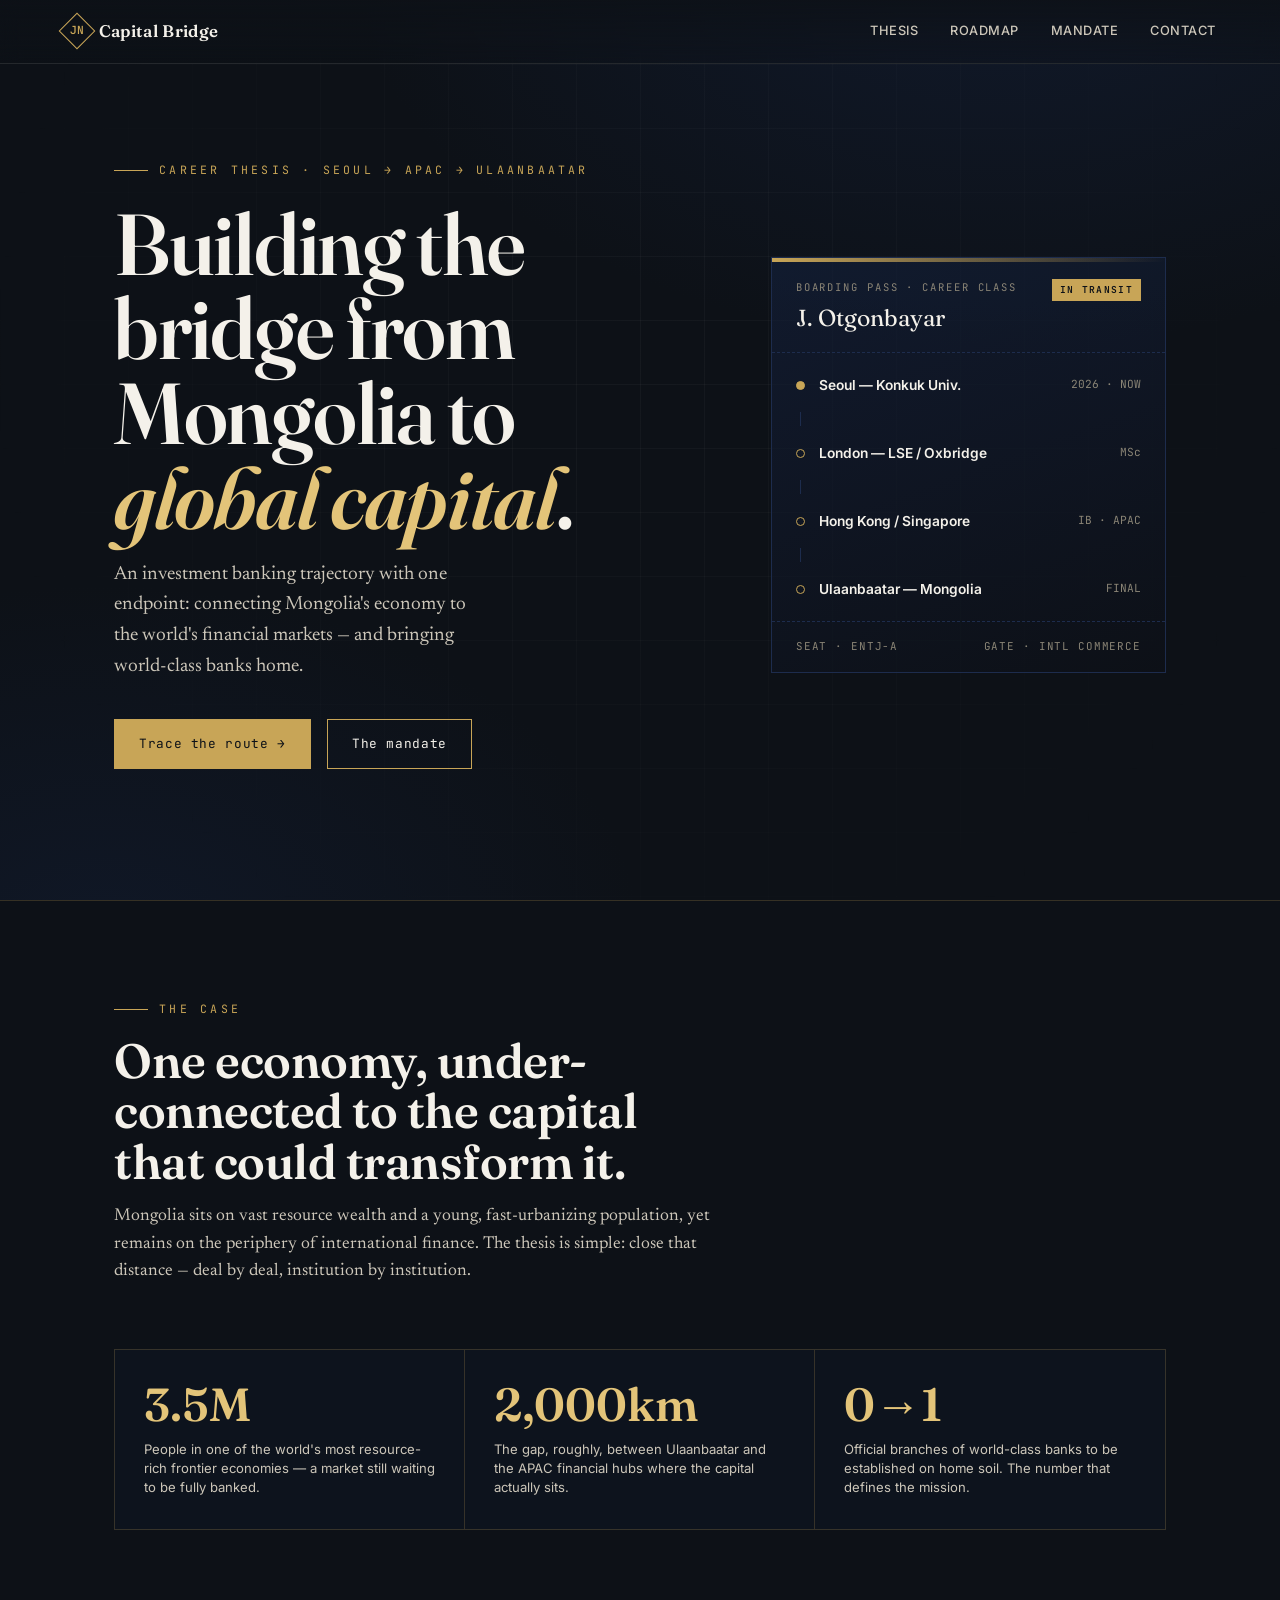
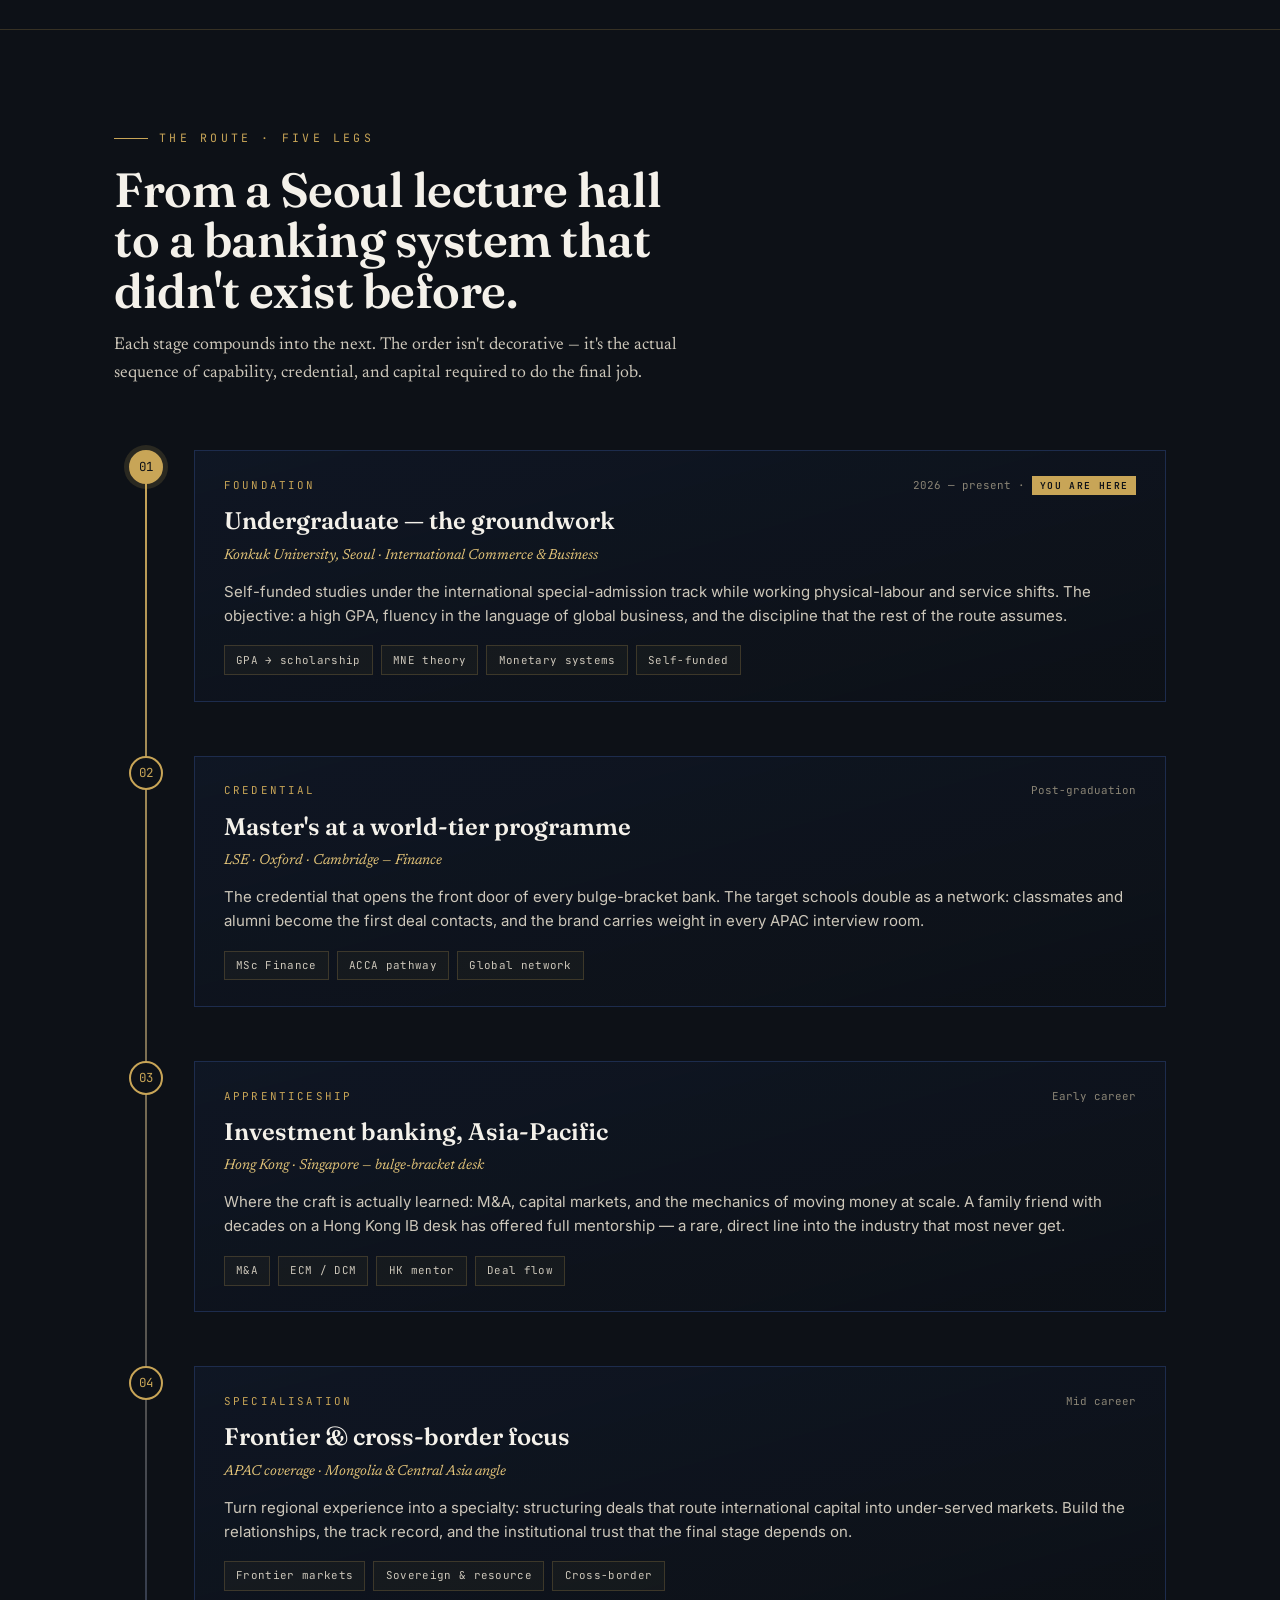
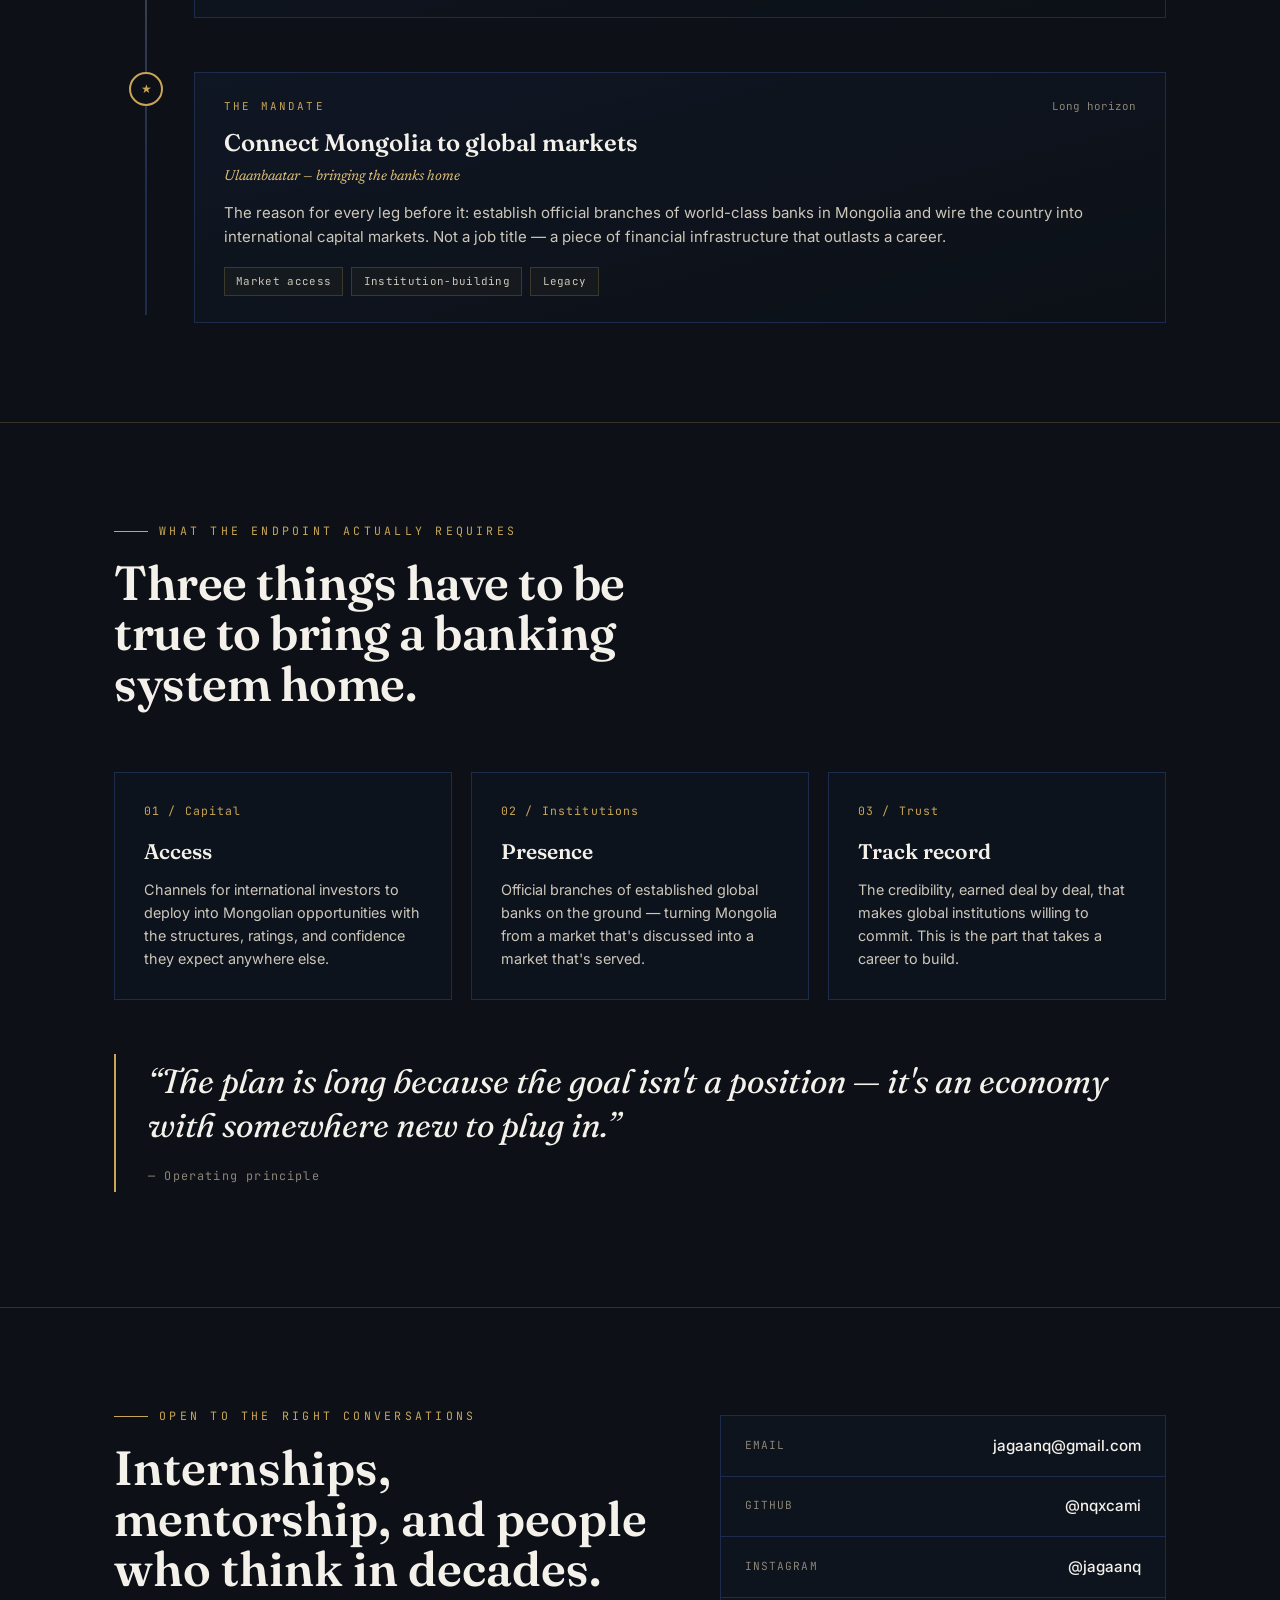
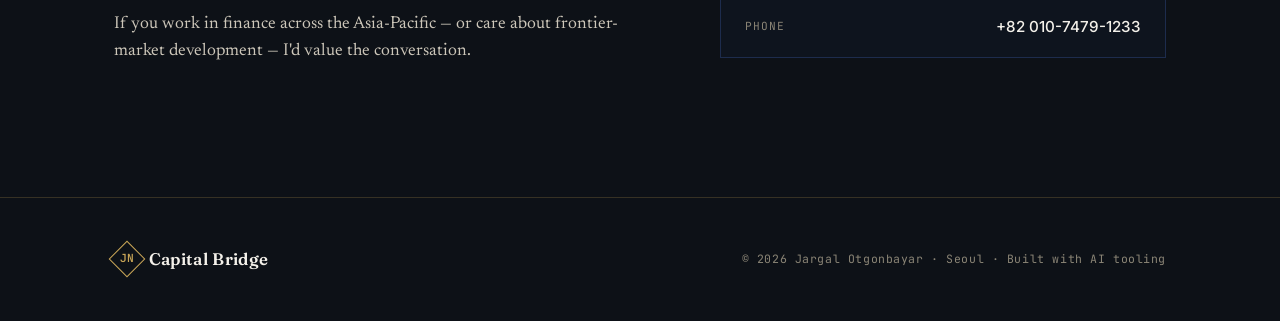
<file: roadmap.html.html>
<!DOCTYPE html>
<html lang="en">
<head>
<meta charset="UTF-8">
<meta name="viewport" content="width=device-width, initial-scale=1.0">
<meta name="description" content="The roadmap to connecting Mongolia to global capital — an investment banking career trajectory across the Asia-Pacific.">
<title>Capital Bridge — An Investment Banking Roadmap</title>
<link rel="preconnect" href="https://fonts.googleapis.com">
<link rel="preconnect" href="https://fonts.gstatic.com" crossorigin>
<link href="https://fonts.googleapis.com/css2?family=Fraunces:opsz,wght@9..144,400;9..144,500;9..144,600;9..144,700&family=Inter:wght@400;500;600&family=Newsreader:ital@0;1&family=JetBrains+Mono:wght@400;500&display=swap" rel="stylesheet">
<style>
  :root{
    --ink:#0d1117;
    --ink-2:#11161f;
    --navy:#14213d;
    --navy-line:#1d2c4d;
    --gold:#c8a557;
    --gold-bright:#e3c479;
    --paper:#f4f1ea;
    --paper-dim:#cdc7ba;
    --paper-faint:#8b8576;
    --rule:rgba(200,165,87,.22);
    --rule-soft:rgba(244,241,234,.10);
  }
  *{margin:0;padding:0;box-sizing:border-box}
  html{scroll-behavior:smooth}
  body{
    background:var(--ink);
    color:var(--paper);
    font-family:'Inter',sans-serif;
    line-height:1.6;
    overflow-x:hidden;
    -webkit-font-smoothing:antialiased;
  }
  ::selection{background:var(--gold);color:var(--ink)}
  a{color:inherit;text-decoration:none}

  /* ---- background field ---- */
  .field{position:fixed;inset:0;z-index:-2;background:
    radial-gradient(1100px 700px at 78% -8%, rgba(20,33,61,.55), transparent 60%),
    radial-gradient(900px 600px at 8% 105%, rgba(20,33,61,.42), transparent 60%),
    var(--ink);}
  .grid-lines{position:fixed;inset:0;z-index:-1;opacity:.4;
    background-image:linear-gradient(var(--rule-soft) 1px,transparent 1px),
      linear-gradient(90deg,var(--rule-soft) 1px,transparent 1px);
    background-size:64px 64px;
    mask-image:radial-gradient(circle at 50% 40%, black, transparent 85%);}

  /* ---- nav ---- */
  nav{position:fixed;top:0;left:0;right:0;z-index:50;
    display:flex;align-items:center;justify-content:space-between;
    padding:18px clamp(20px,5vw,64px);
    backdrop-filter:blur(10px);
    background:linear-gradient(180deg, rgba(13,17,23,.86), rgba(13,17,23,.3));
    border-bottom:1px solid var(--rule-soft);}
  .brand{font-family:'Fraunces',serif;font-weight:600;font-size:1.05rem;letter-spacing:.02em;
    display:flex;align-items:center;gap:.55rem}
  .brand .mark{width:26px;height:26px;border:1px solid var(--gold);
    display:grid;place-items:center;font-size:.7rem;color:var(--gold);
    font-family:'JetBrains Mono',monospace;transform:rotate(45deg)}
  .brand .mark span{transform:rotate(-45deg)}
  .nav-links{display:flex;gap:2rem;font-size:.8rem;letter-spacing:.04em;
    text-transform:uppercase;color:var(--paper-dim);font-weight:500}
  .nav-links a{position:relative;transition:color .25s}
  .nav-links a::after{content:"";position:absolute;left:0;bottom:-5px;width:0;height:1px;
    background:var(--gold);transition:width .3s}
  .nav-links a:hover{color:var(--paper)}
  .nav-links a:hover::after{width:100%}
  @media(max-width:760px){.nav-links{display:none}}

  /* ---- shell ---- */
  .wrap{max-width:1180px;margin:0 auto;padding:0 clamp(20px,5vw,64px)}
  .eyebrow{font-family:'JetBrains Mono',monospace;font-size:.72rem;letter-spacing:.28em;
    text-transform:uppercase;color:var(--gold);display:flex;align-items:center;gap:.7rem}
  .eyebrow::before{content:"";width:34px;height:1px;background:var(--gold)}

  /* ---- hero ---- */
  header.hero{min-height:100vh;display:flex;flex-direction:column;justify-content:center;
    position:relative;padding-top:90px;padding-bottom:60px}
  .hero-grid{display:grid;grid-template-columns:1.35fr .9fr;gap:clamp(30px,5vw,70px);align-items:center}
  @media(max-width:900px){.hero-grid{grid-template-columns:1fr;gap:42px}}
  .hero h1{font-family:'Fraunces',serif;font-weight:600;
    font-size:clamp(2.7rem,7vw,5.4rem);line-height:.98;letter-spacing:-.015em;margin:1.4rem 0 1.2rem}
  .hero h1 em{font-style:italic;color:var(--gold-bright)}
  .lede{font-size:clamp(1.02rem,1.5vw,1.22rem);color:var(--paper-dim);max-width:34ch;
    font-family:'Newsreader',serif}
  .hero-cta{display:flex;gap:1rem;margin-top:2.3rem;flex-wrap:wrap}
  .btn{font-family:'JetBrains Mono',monospace;font-size:.8rem;letter-spacing:.05em;
    padding:.85rem 1.5rem;border:1px solid var(--gold);color:var(--ink);
    background:var(--gold);transition:.3s;display:inline-flex;align-items:center;gap:.5rem}
  .btn:hover{background:var(--gold-bright);border-color:var(--gold-bright);transform:translateY(-2px)}
  .btn.ghost{background:transparent;color:var(--paper)}
  .btn.ghost:hover{background:rgba(200,165,87,.08);transform:translateY(-2px)}

  /* ticket card */
  .ticket{border:1px solid var(--navy-line);background:
    linear-gradient(160deg, rgba(20,33,61,.6), rgba(13,17,23,.6));
    padding:0;position:relative;overflow:hidden}
  .ticket::before{content:"";position:absolute;top:0;left:0;width:100%;height:4px;
    background:linear-gradient(90deg,var(--gold),transparent)}
  .ticket-head{padding:1.3rem 1.5rem 1rem;border-bottom:1px dashed var(--navy-line);
    display:flex;justify-content:space-between;align-items:flex-start}
  .ticket-head .t{font-family:'JetBrains Mono',monospace;font-size:.66rem;
    letter-spacing:.18em;color:var(--paper-faint);text-transform:uppercase}
  .ticket-head .v{font-family:'Fraunces',serif;font-size:1.45rem;color:var(--paper);margin-top:.2rem}
  .ticket-route{padding:1.3rem 1.5rem;display:flex;flex-direction:column;gap:1rem}
  .leg{display:flex;align-items:center;gap:.9rem;font-size:.86rem}
  .leg .dot{width:9px;height:9px;border-radius:50%;border:1.5px solid var(--gold);flex-shrink:0}
  .leg .dot.fill{background:var(--gold)}
  .leg .city{font-weight:600;color:var(--paper)}
  .leg .meta{color:var(--paper-faint);font-family:'JetBrains Mono',monospace;font-size:.7rem;margin-left:auto}
  .leg-line{margin-left:4px;width:1px;height:14px;background:var(--navy-line)}
  .ticket-foot{padding:1rem 1.5rem;border-top:1px dashed var(--navy-line);
    font-family:'JetBrains Mono',monospace;font-size:.68rem;color:var(--paper-faint);
    display:flex;justify-content:space-between;letter-spacing:.08em}

  /* ---- section frame ---- */
  section{padding:clamp(70px,11vh,130px) 0;position:relative}
  .sec-head{margin-bottom:clamp(40px,7vh,72px);max-width:60ch}
  .sec-head h2{font-family:'Fraunces',serif;font-weight:600;font-size:clamp(1.9rem,4vw,3rem);
    line-height:1.05;letter-spacing:-.01em;margin:1.1rem 0 1rem}
  .sec-head p{color:var(--paper-dim);font-family:'Newsreader',serif;font-size:1.08rem}
  hr.rule{border:none;height:1px;background:var(--rule);margin:0}

  /* ---- thesis stat row ---- */
  .thesis{display:grid;grid-template-columns:repeat(3,1fr);gap:0;
    border:1px solid var(--rule);background:rgba(20,33,61,.18)}
  @media(max-width:760px){.thesis{grid-template-columns:1fr}}
  .stat{padding:2rem 1.8rem;border-right:1px solid var(--rule)}
  .stat:last-child{border-right:none}
  @media(max-width:760px){.stat{border-right:none;border-bottom:1px solid var(--rule)}
    .stat:last-child{border-bottom:none}}
  .stat .n{font-family:'Fraunces',serif;font-size:clamp(2rem,4vw,2.9rem);color:var(--gold-bright);
    line-height:1;font-weight:600}
  .stat .l{font-size:.82rem;color:var(--paper-dim);margin-top:.7rem;line-height:1.45}

  /* ---- roadmap timeline ---- */
  .road{position:relative;margin-top:1rem}
  .road::before{content:"";position:absolute;left:calc(2rem - 1px);top:8px;bottom:8px;width:2px;
    background:linear-gradient(var(--gold),var(--navy-line) 92%);}
  @media(max-width:680px){.road::before{left:13px}}
  .stage{position:relative;padding-left:5rem;padding-bottom:clamp(40px,6vh,64px);
    opacity:0;transform:translateY(26px);transition:opacity .7s ease, transform .7s ease}
  .stage.in{opacity:1;transform:none}
  @media(max-width:680px){.stage{padding-left:3.2rem}}
  .stage:last-child{padding-bottom:0}
  .node{position:absolute;left:0;top:0;width:4rem;display:flex;justify-content:center}
  @media(max-width:680px){.node{width:1.7rem;left:0}}
  .node .ring{width:34px;height:34px;border-radius:50%;background:var(--ink);
    border:2px solid var(--gold);display:grid;place-items:center;
    font-family:'JetBrains Mono',monospace;font-size:.78rem;color:var(--gold);z-index:2}
  .stage.current .node .ring{background:var(--gold);color:var(--ink);
    box-shadow:0 0 0 5px rgba(200,165,87,.16)}
  .stage-card{border:1px solid var(--navy-line);background:
    linear-gradient(165deg, rgba(20,33,61,.34), rgba(13,17,23,.5));padding:1.6rem 1.8rem;
    transition:border-color .3s, transform .3s}
  .stage-card:hover{border-color:var(--gold);transform:translateX(4px)}
  .stage-top{display:flex;justify-content:space-between;align-items:baseline;gap:1rem;flex-wrap:wrap}
  .stage-phase{font-family:'JetBrains Mono',monospace;font-size:.68rem;letter-spacing:.2em;
    text-transform:uppercase;color:var(--gold)}
  .stage-when{font-family:'JetBrains Mono',monospace;font-size:.68rem;color:var(--paper-faint)}
  .stage h3{font-family:'Fraunces',serif;font-weight:600;font-size:1.5rem;margin:.5rem 0 .2rem;color:var(--paper)}
  .stage .place{font-size:.9rem;color:var(--gold-bright);font-family:'Newsreader',serif;font-style:italic;margin-bottom:.8rem}
  .stage p{color:var(--paper-dim);font-size:.94rem}
  .tags{display:flex;flex-wrap:wrap;gap:.5rem;margin-top:1.1rem}
  .tag{font-family:'JetBrains Mono',monospace;font-size:.68rem;letter-spacing:.03em;
    padding:.32rem .7rem;border:1px solid var(--rule);color:var(--paper-dim);
    background:rgba(200,165,87,.04)}
  .badge-now{font-family:'JetBrains Mono',monospace;font-size:.6rem;letter-spacing:.14em;
    background:var(--gold);color:var(--ink);padding:.2rem .5rem;text-transform:uppercase;font-weight:600}

  /* ---- mandate / pillars ---- */
  .pillars{display:grid;grid-template-columns:repeat(3,1fr);gap:1.2rem}
  @media(max-width:860px){.pillars{grid-template-columns:1fr}}
  .pillar{border:1px solid var(--navy-line);padding:1.8rem;position:relative;
    background:rgba(20,33,61,.16);transition:.3s}
  .pillar:hover{background:rgba(20,33,61,.32);transform:translateY(-4px)}
  .pillar .idx{font-family:'JetBrains Mono',monospace;font-size:.72rem;color:var(--gold);
    letter-spacing:.1em}
  .pillar h4{font-family:'Fraunces',serif;font-size:1.32rem;font-weight:600;margin:.9rem 0 .6rem}
  .pillar p{font-size:.9rem;color:var(--paper-dim)}

  /* ---- principle quote ---- */
  .principle{border-left:2px solid var(--gold);padding:.4rem 0 .4rem 2rem;margin:1rem 0}
  .principle blockquote{font-family:'Fraunces',serif;font-style:italic;
    font-size:clamp(1.4rem,3vw,2.1rem);line-height:1.3;color:var(--paper)}
  .principle cite{display:block;margin-top:1.2rem;font-style:normal;
    font-family:'JetBrains Mono',monospace;font-size:.74rem;letter-spacing:.1em;color:var(--paper-faint)}

  /* ---- contact ---- */
  .contact-grid{display:grid;grid-template-columns:1.1fr .9fr;gap:clamp(30px,5vw,60px);align-items:center}
  @media(max-width:820px){.contact-grid{grid-template-columns:1fr;gap:36px}}
  .contact-card{border:1px solid var(--navy-line);background:rgba(20,33,61,.22);padding:0}
  .contact-row{display:flex;justify-content:space-between;align-items:center;
    padding:1.1rem 1.5rem;border-bottom:1px solid var(--navy-line);transition:.25s}
  .contact-row:last-child{border-bottom:none}
  .contact-row:hover{background:rgba(200,165,87,.06)}
  .contact-row .k{font-family:'JetBrains Mono',monospace;font-size:.7rem;letter-spacing:.1em;
    color:var(--paper-faint);text-transform:uppercase}
  .contact-row .val{font-size:.95rem;color:var(--paper);font-weight:500}

  /* ---- footer ---- */
  footer{padding:3rem 0;border-top:1px solid var(--rule);margin-top:2rem}
  .foot-in{display:flex;justify-content:space-between;align-items:center;flex-wrap:wrap;gap:1rem}
  .foot-in p{font-family:'JetBrains Mono',monospace;font-size:.72rem;color:var(--paper-faint);letter-spacing:.05em}

  .reveal{opacity:0;transform:translateY(24px);transition:opacity .7s ease,transform .7s ease}
  .reveal.in{opacity:1;transform:none}

  @media(prefers-reduced-motion:reduce){
    *{transition:none!important;animation:none!important}
    .reveal,.stage{opacity:1;transform:none}
    html{scroll-behavior:auto}
  }
</style>
</head>
<body>
<div class="field"></div>
<div class="grid-lines"></div>

<nav>
  <a class="brand" href="#top"><span class="mark"><span>JN</span></span> Capital&nbsp;Bridge</a>
  <div class="nav-links">
    <a href="#thesis">Thesis</a>
    <a href="#roadmap">Roadmap</a>
    <a href="#mandate">Mandate</a>
    <a href="#contact">Contact</a>
  </div>
</nav>

<div class="wrap" id="top">
  <header class="hero">
    <div class="hero-grid">
      <div>
        <div class="eyebrow">Career Thesis · Seoul → APAC → Ulaanbaatar</div>
        <h1>Building the bridge from Mongolia to <em>global capital</em>.</h1>
        <p class="lede">An investment banking trajectory with one endpoint: connecting Mongolia's economy to the world's financial markets — and bringing world-class banks home.</p>
        <div class="hero-cta">
          <a class="btn" href="#roadmap">Trace the route →</a>
          <a class="btn ghost" href="#mandate">The mandate</a>
        </div>
      </div>

      <div class="ticket" aria-label="Career flight ticket">
        <div class="ticket-head">
          <div>
            <div class="t">Boarding Pass · Career Class</div>
            <div class="v">J. Otgonbayar</div>
          </div>
          <div class="badge-now">In transit</div>
        </div>
        <div class="ticket-route">
          <div class="leg"><span class="dot fill"></span><span class="city">Seoul — Konkuk Univ.</span><span class="meta">2026 · NOW</span></div>
          <div class="leg-line"></div>
          <div class="leg"><span class="dot"></span><span class="city">London — LSE / Oxbridge</span><span class="meta">MSc</span></div>
          <div class="leg-line"></div>
          <div class="leg"><span class="dot"></span><span class="city">Hong Kong / Singapore</span><span class="meta">IB · APAC</span></div>
          <div class="leg-line"></div>
          <div class="leg"><span class="dot"></span><span class="city">Ulaanbaatar — Mongolia</span><span class="meta">FINAL</span></div>
        </div>
        <div class="ticket-foot">
          <span>SEAT · ENTJ-A</span>
          <span>GATE · INTL COMMERCE</span>
        </div>
      </div>
    </div>
  </header>
</div>

<hr class="rule">

<!-- THESIS -->
<section id="thesis">
  <div class="wrap">
    <div class="sec-head reveal">
      <div class="eyebrow">The case</div>
      <h2>One economy, under-connected to the capital that could transform it.</h2>
      <p>Mongolia sits on vast resource wealth and a young, fast-urbanizing population, yet remains on the periphery of international finance. The thesis is simple: close that distance — deal by deal, institution by institution.</p>
    </div>
    <div class="thesis reveal">
      <div class="stat">
        <div class="n">3.5M</div>
        <div class="l">People in one of the world's most resource-rich frontier economies — a market still waiting to be fully banked.</div>
      </div>
      <div class="stat">
        <div class="n">2,000km</div>
        <div class="l">The gap, roughly, between Ulaanbaatar and the APAC financial hubs where the capital actually sits.</div>
      </div>
      <div class="stat">
        <div class="n">0→1</div>
        <div class="l">Official branches of world-class banks to be established on home soil. The number that defines the mission.</div>
      </div>
    </div>
  </div>
</section>

<hr class="rule">

<!-- ROADMAP -->
<section id="roadmap">
  <div class="wrap">
    <div class="sec-head reveal">
      <div class="eyebrow">The route · five legs</div>
      <h2>From a Seoul lecture hall to a banking system that didn't exist before.</h2>
      <p>Each stage compounds into the next. The order isn't decorative — it's the actual sequence of capability, credential, and capital required to do the final job.</p>
    </div>

    <div class="road">
      <div class="stage current">
        <div class="node"><div class="ring">01</div></div>
        <div class="stage-card">
          <div class="stage-top"><span class="stage-phase">Foundation</span><span class="stage-when">2026 — present · <span class="badge-now">You are here</span></span></div>
          <h3>Undergraduate — the groundwork</h3>
          <div class="place">Konkuk University, Seoul · International Commerce &amp; Business</div>
          <p>Self-funded studies under the international special-admission track while working physical-labour and service shifts. The objective: a high GPA, fluency in the language of global business, and the discipline that the rest of the route assumes.</p>
          <div class="tags"><span class="tag">GPA → scholarship</span><span class="tag">MNE theory</span><span class="tag">Monetary systems</span><span class="tag">Self-funded</span></div>
        </div>
      </div>

      <div class="stage">
        <div class="node"><div class="ring">02</div></div>
        <div class="stage-card">
          <div class="stage-top"><span class="stage-phase">Credential</span><span class="stage-when">Post-graduation</span></div>
          <h3>Master's at a world-tier programme</h3>
          <div class="place">LSE · Oxford · Cambridge — Finance</div>
          <p>The credential that opens the front door of every bulge-bracket bank. The target schools double as a network: classmates and alumni become the first deal contacts, and the brand carries weight in every APAC interview room.</p>
          <div class="tags"><span class="tag">MSc Finance</span><span class="tag">ACCA pathway</span><span class="tag">Global network</span></div>
        </div>
      </div>

      <div class="stage">
        <div class="node"><div class="ring">03</div></div>
        <div class="stage-card">
          <div class="stage-top"><span class="stage-phase">Apprenticeship</span><span class="stage-when">Early career</span></div>
          <h3>Investment banking, Asia-Pacific</h3>
          <div class="place">Hong Kong · Singapore — bulge-bracket desk</div>
          <p>Where the craft is actually learned: M&amp;A, capital markets, and the mechanics of moving money at scale. A family friend with decades on a Hong Kong IB desk has offered full mentorship — a rare, direct line into the industry that most never get.</p>
          <div class="tags"><span class="tag">M&amp;A</span><span class="tag">ECM / DCM</span><span class="tag">HK mentor</span><span class="tag">Deal flow</span></div>
        </div>
      </div>

      <div class="stage">
        <div class="node"><div class="ring">04</div></div>
        <div class="stage-card">
          <div class="stage-top"><span class="stage-phase">Specialisation</span><span class="stage-when">Mid career</span></div>
          <h3>Frontier &amp; cross-border focus</h3>
          <div class="place">APAC coverage · Mongolia &amp; Central Asia angle</div>
          <p>Turn regional experience into a specialty: structuring deals that route international capital into under-served markets. Build the relationships, the track record, and the institutional trust that the final stage depends on.</p>
          <div class="tags"><span class="tag">Frontier markets</span><span class="tag">Sovereign &amp; resource</span><span class="tag">Cross-border</span></div>
        </div>
      </div>

      <div class="stage">
        <div class="node"><div class="ring">★</div></div>
        <div class="stage-card">
          <div class="stage-top"><span class="stage-phase">The mandate</span><span class="stage-when">Long horizon</span></div>
          <h3>Connect Mongolia to global markets</h3>
          <div class="place">Ulaanbaatar — bringing the banks home</div>
          <p>The reason for every leg before it: establish official branches of world-class banks in Mongolia and wire the country into international capital markets. Not a job title — a piece of financial infrastructure that outlasts a career.</p>
          <div class="tags"><span class="tag">Market access</span><span class="tag">Institution-building</span><span class="tag">Legacy</span></div>
        </div>
      </div>
    </div>
  </div>
</section>

<hr class="rule">

<!-- MANDATE -->
<section id="mandate">
  <div class="wrap">
    <div class="sec-head reveal">
      <div class="eyebrow">What the endpoint actually requires</div>
      <h2>Three things have to be true to bring a banking system home.</h2>
    </div>
    <div class="pillars reveal">
      <div class="pillar">
        <div class="idx">01 / Capital</div>
        <h4>Access</h4>
        <p>Channels for international investors to deploy into Mongolian opportunities with the structures, ratings, and confidence they expect anywhere else.</p>
      </div>
      <div class="pillar">
        <div class="idx">02 / Institutions</div>
        <h4>Presence</h4>
        <p>Official branches of established global banks on the ground — turning Mongolia from a market that's discussed into a market that's served.</p>
      </div>
      <div class="pillar">
        <div class="idx">03 / Trust</div>
        <h4>Track record</h4>
        <p>The credibility, earned deal by deal, that makes global institutions willing to commit. This is the part that takes a career to build.</p>
      </div>
    </div>

    <div class="principle reveal" style="margin-top:clamp(40px,6vh,64px)">
      <blockquote>“The plan is long because the goal isn't a position — it's an economy with somewhere new to plug in.”</blockquote>
      <cite>— Operating principle</cite>
    </div>
  </div>
</section>

<hr class="rule">

<!-- CONTACT -->
<section id="contact">
  <div class="wrap">
    <div class="contact-grid">
      <div class="reveal">
        <div class="eyebrow">Open to the right conversations</div>
        <h2 style="font-family:'Fraunces',serif;font-weight:600;font-size:clamp(1.9rem,4vw,3rem);line-height:1.05;margin:1.1rem 0 1rem">Internships, mentorship, and people who think in decades.</h2>
        <p style="color:var(--paper-dim);font-family:'Newsreader',serif;font-size:1.08rem">If you work in finance across the Asia-Pacific — or care about frontier-market development — I'd value the conversation.</p>
      </div>
      <div class="contact-card reveal">
        <a class="contact-row" href="mailto:jagaanq@gmail.com">
          <span class="k">Email</span><span class="val">jagaanq@gmail.com</span>
        </a>
        <a class="contact-row" href="https://github.com/nqxcami" target="_blank" rel="noopener">
          <span class="k">GitHub</span><span class="val">@nqxcami</span>
        </a>
        <a class="contact-row" href="https://instagram.com/jagaanq" target="_blank" rel="noopener">
          <span class="k">Instagram</span><span class="val">@jagaanq</span>
        </a>
        <a class="contact-row" href="tel:+8201074791233">
          <span class="k">Phone</span><span class="val">+82 010-7479-1233</span>
        </a>
      </div>
    </div>
  </div>
</section>

<footer>
  <div class="wrap foot-in">
    <a class="brand" href="#top"><span class="mark"><span>JN</span></span> Capital&nbsp;Bridge</a>
    <p>© 2026 Jargal Otgonbayar · Seoul · Built with AI tooling</p>
  </div>
</footer>

<script>
  const io = new IntersectionObserver((entries)=>{
    entries.forEach(e=>{ if(e.isIntersecting){ e.target.classList.add('in'); io.unobserve(e.target);} });
  },{threshold:.16});
  document.querySelectorAll('.reveal,.stage').forEach(el=>io.observe(el));
</script>
</body>
</html>
</file>
<file: styles.css>
/* ===================================================
   NQXCAMI PORTFOLIO — STYLES.CSS
   Premium Dark-Mode Portfolio Design System
   =================================================== */

/* ─── CSS Variables ─────────────────────────────── */
:root {
  /* Colors */
  --bg-primary: #080b14;
  --bg-secondary: #0d1117;
  --bg-card: rgba(255, 255, 255, 0.04);
  --bg-card-hover: rgba(255, 255, 255, 0.08);
  --bg-glass: rgba(13, 17, 23, 0.7);

  --accent-1: #7c3aed;       /* violet */
  --accent-2: #06b6d4;       /* cyan */
  --accent-3: #a855f7;       /* purple */
  --accent-gradient: linear-gradient(135deg, #7c3aed, #06b6d4);
  --accent-gradient-soft: linear-gradient(135deg, rgba(124,58,237,0.15), rgba(6,182,212,0.15));

  --text-primary: #f1f5f9;
  --text-secondary: #94a3b8;
  --text-muted: #475569;

  --border: rgba(255, 255, 255, 0.08);
  --border-hover: rgba(124, 58, 237, 0.5);

  /* Typography */
  --font-sans: 'Inter', system-ui, -apple-system, sans-serif;
  --font-mono: 'JetBrains Mono', 'Fira Code', monospace;

  /* Spacing */
  --section-gap: 120px;
  --container-max: 1100px;

  /* Transitions */
  --transition: 0.3s cubic-bezier(0.4, 0, 0.2, 1);
  --transition-slow: 0.6s cubic-bezier(0.4, 0, 0.2, 1);

  /* Shadows */
  --shadow-sm: 0 1px 3px rgba(0,0,0,0.4);
  --shadow-md: 0 4px 24px rgba(0,0,0,0.5);
  --shadow-glow: 0 0 40px rgba(124,58,237,0.2);
  --shadow-glow-cyan: 0 0 40px rgba(6,182,212,0.15);
}

/* ─── Reset & Base ───────────────────────────────── */
*, *::before, *::after {
  box-sizing: border-box;
  margin: 0;
  padding: 0;
}

html {
  scroll-behavior: smooth;
  scroll-padding-top: 80px;
}

body {
  font-family: var(--font-sans);
  background-color: var(--bg-primary);
  color: var(--text-primary);
  line-height: 1.7;
  overflow-x: hidden;
  -webkit-font-smoothing: antialiased;
}

::selection {
  background: rgba(124, 58, 237, 0.4);
  color: var(--text-primary);
}

a { text-decoration: none; color: inherit; }
img, svg { display: block; }
ul { list-style: none; }

/* ─── Canvas Background ──────────────────────────── */
#particle-canvas {
  position: fixed;
  top: 0; left: 0;
  width: 100%; height: 100%;
  z-index: 0;
  pointer-events: none;
}

/* ─── Cursor Glow ────────────────────────────────── */
.cursor-glow {
  position: fixed;
  width: 400px;
  height: 400px;
  border-radius: 50%;
  background: radial-gradient(circle, rgba(124,58,237,0.06) 0%, transparent 70%);
  pointer-events: none;
  z-index: 1;
  transform: translate(-50%, -50%);
  transition: 0.1s ease;
}

/* ─── Container ──────────────────────────────────── */
.container {
  max-width: var(--container-max);
  margin: 0 auto;
  padding: 0 24px;
  position: relative;
  z-index: 2;
}

/* ─── Utility ────────────────────────────────────── */
.gradient-text {
  background: var(--accent-gradient);
  -webkit-background-clip: text;
  -webkit-text-fill-color: transparent;
  background-clip: text;
}

/* ─── Buttons ────────────────────────────────────── */
.btn {
  display: inline-flex;
  align-items: center;
  gap: 8px;
  padding: 12px 24px;
  border-radius: 10px;
  font-family: var(--font-sans);
  font-size: 0.9rem;
  font-weight: 600;
  cursor: pointer;
  border: none;
  transition: var(--transition);
  position: relative;
  overflow: hidden;
  white-space: nowrap;
}

.btn::before {
  content: '';
  position: absolute;
  inset: 0;
  background: rgba(255,255,255,0.1);
  opacity: 0;
  transition: var(--transition);
}

.btn:hover::before { opacity: 1; }
.btn:active { transform: scale(0.97); }

.btn-primary {
  background: var(--accent-gradient);
  color: #fff;
  box-shadow: 0 4px 20px rgba(124,58,237,0.35);
}

.btn-primary:hover {
  box-shadow: 0 6px 30px rgba(124,58,237,0.55);
  transform: translateY(-2px);
}

.btn-ghost {
  background: transparent;
  color: var(--text-primary);
  border: 1px solid var(--border);
  backdrop-filter: blur(4px);
}

.btn-ghost:hover {
  border-color: var(--border-hover);
  background: rgba(124,58,237,0.08);
  transform: translateY(-2px);
}

.btn-large {
  padding: 16px 32px;
  font-size: 1rem;
}

/* ─── Navbar ─────────────────────────────────────── */
.navbar {
  position: fixed;
  top: 0; left: 0; right: 0;
  z-index: 1000;
  padding: 18px 0;
  transition: var(--transition);
}

.navbar.scrolled {
  background: var(--bg-glass);
  backdrop-filter: blur(20px);
  -webkit-backdrop-filter: blur(20px);
  border-bottom: 1px solid var(--border);
  padding: 12px 0;
  box-shadow: var(--shadow-md);
}

.nav-container {
  max-width: var(--container-max);
  margin: 0 auto;
  padding: 0 24px;
  display: flex;
  align-items: center;
  justify-content: space-between;
  position: relative;
  z-index: 2;
}

.nav-logo {
  font-family: var(--font-mono);
  font-size: 1.1rem;
  font-weight: 600;
  color: var(--text-primary);
  transition: var(--transition);
}

.nav-logo:hover { opacity: 0.8; }

.logo-bracket {
  color: var(--accent-1);
}

.nav-links {
  display: flex;
  align-items: center;
  gap: 6px;
}

.nav-link {
  padding: 8px 14px;
  border-radius: 8px;
  font-size: 0.875rem;
  font-weight: 500;
  color: var(--text-secondary);
  transition: var(--transition);
  position: relative;
}

.nav-link::after {
  content: '';
  position: absolute;
  bottom: 4px;
  left: 50%;
  transform: translateX(-50%);
  width: 0;
  height: 2px;
  background: var(--accent-gradient);
  border-radius: 2px;
  transition: var(--transition);
}

.nav-link:hover,
.nav-link.active {
  color: var(--text-primary);
}

.nav-link.active::after,
.nav-link:hover::after {
  width: calc(100% - 28px);
}

/* Hamburger */
.hamburger {
  display: none;
  flex-direction: column;
  gap: 5px;
  background: none;
  border: none;
  cursor: pointer;
  padding: 6px;
  z-index: 1001;
}

.hamburger span {
  display: block;
  width: 22px;
  height: 2px;
  background: var(--text-primary);
  border-radius: 2px;
  transition: var(--transition);
}

.hamburger.open span:nth-child(1) { transform: translateY(7px) rotate(45deg); }
.hamburger.open span:nth-child(2) { opacity: 0; transform: scaleX(0); }
.hamburger.open span:nth-child(3) { transform: translateY(-7px) rotate(-45deg); }

/* Mobile Menu */
.mobile-menu {
  position: fixed;
  inset: 0;
  background: rgba(8, 11, 20, 0.98);
  backdrop-filter: blur(20px);
  z-index: 999;
  display: flex;
  align-items: center;
  justify-content: center;
  opacity: 0;
  pointer-events: none;
  transition: var(--transition);
}

.mobile-menu.open {
  opacity: 1;
  pointer-events: all;
}

.mobile-menu ul {
  display: flex;
  flex-direction: column;
  align-items: center;
  gap: 20px;
}

.mobile-link {
  font-size: 2rem;
  font-weight: 700;
  color: var(--text-secondary);
  transition: var(--transition);
}

.mobile-link:hover { color: var(--text-primary); }

/* ─── Section Shared Styles ──────────────────────── */
.section {
  padding: var(--section-gap) 0;
  position: relative;
  z-index: 2;
}

.section-header {
  text-align: center;
  margin-bottom: 64px;
}

.section-label {
  font-size: 0.8rem;
  font-weight: 600;
  letter-spacing: 0.12em;
  text-transform: uppercase;
  color: var(--accent-2);
  margin-bottom: 12px;
  font-family: var(--font-mono);
}

.section-title {
  font-size: clamp(2rem, 5vw, 3rem);
  font-weight: 800;
  line-height: 1.1;
}

/* ─── Reveal Animation ───────────────────────────── */
.reveal {
  opacity: 0;
  transform: translateY(40px);
  transition: opacity 0.7s ease, transform 0.7s ease;
}

.reveal.visible {
  opacity: 1;
  transform: translateY(0);
}

/* ─── HERO SECTION ───────────────────────────────── */
.hero {
  min-height: 100vh;
  display: flex;
  align-items: center;
  position: relative;
  padding: 120px 0 80px;
  z-index: 2;
  overflow: hidden;
}

/* Orbs */
.hero-bg-orbs { position: absolute; inset: 0; overflow: hidden; pointer-events: none; z-index: 0; }

.orb {
  position: absolute;
  border-radius: 50%;
  filter: blur(80px);
  animation: orbFloat 8s ease-in-out infinite alternate;
}

.orb-1 {
  width: 600px; height: 600px;
  background: radial-gradient(circle, rgba(124,58,237,0.15), transparent 70%);
  top: -200px; right: -100px;
  animation-delay: 0s;
}

.orb-2 {
  width: 400px; height: 400px;
  background: radial-gradient(circle, rgba(6,182,212,0.12), transparent 70%);
  bottom: -100px; left: -80px;
  animation-delay: 2s;
}

.orb-3 {
  width: 300px; height: 300px;
  background: radial-gradient(circle, rgba(168,85,247,0.1), transparent 70%);
  top: 50%; left: 40%;
  animation-delay: 4s;
}

@keyframes orbFloat {
  from { transform: translate(0, 0) scale(1); }
  to { transform: translate(30px, -30px) scale(1.1); }
}

/* Hero Layout */
.hero-container {
  display: grid;
  grid-template-columns: 1fr 1fr;
  gap: 60px;
  align-items: center;
  position: relative;
  z-index: 2;
}

.hero-text {
  animation: fadeUp 0.8s ease forwards;
}

@keyframes fadeUp {
  from { opacity: 0; transform: translateY(30px); }
  to { opacity: 1; transform: translateY(0); }
}

.hero-greeting {
  font-size: 1rem;
  color: var(--text-secondary);
  margin-bottom: 16px;
  font-weight: 500;
}

.hero-title {
  font-size: clamp(2.8rem, 6vw, 4.5rem);
  font-weight: 900;
  line-height: 1.05;
  margin-bottom: 20px;
}

/* Typewriter */
.typewriter-wrapper {
  font-family: var(--font-mono);
  font-size: 1.1rem;
  color: var(--accent-2);
  margin-bottom: 20px;
  display: flex;
  align-items: center;
  gap: 4px;
}

.typewriter-prefix { color: var(--text-muted); }

.cursor-blink {
  color: var(--accent-1);
  animation: blink 1s step-end infinite;
  font-weight: 300;
}

@keyframes blink {
  50% { opacity: 0; }
}

.hero-description {
  font-size: 1.05rem;
  color: var(--text-secondary);
  max-width: 480px;
  margin-bottom: 32px;
  line-height: 1.8;
}

.hero-buttons {
  display: flex;
  gap: 14px;
  margin-bottom: 48px;
  flex-wrap: wrap;
}

/* Hero Stats */
.hero-stats {
  display: flex;
  align-items: center;
  gap: 24px;
  padding: 20px 28px;
  background: var(--bg-card);
  border: 1px solid var(--border);
  border-radius: 16px;
  backdrop-filter: blur(10px);
  width: fit-content;
}

.stat {
  text-align: center;
}

.stat-number {
  font-size: 1.8rem;
  font-weight: 800;
  font-family: var(--font-mono);
  background: var(--accent-gradient);
  -webkit-background-clip: text;
  -webkit-text-fill-color: transparent;
  background-clip: text;
}

.stat-suffix {
  font-size: 1.4rem;
  font-weight: 800;
  background: var(--accent-gradient);
  -webkit-background-clip: text;
  -webkit-text-fill-color: transparent;
  background-clip: text;
}

.stat-label {
  display: block;
  font-size: 0.75rem;
  color: var(--text-muted);
  font-weight: 500;
  text-transform: uppercase;
  letter-spacing: 0.05em;
}

.stat-divider {
  width: 1px;
  height: 40px;
  background: var(--border);
}

/* Code Window */
.hero-visual {
  animation: fadeUp 0.8s 0.2s ease both;
}

.code-window {
  background: #0d1117;
  border: 1px solid var(--border);
  border-radius: 16px;
  overflow: hidden;
  box-shadow: var(--shadow-glow), 0 20px 60px rgba(0,0,0,0.5);
  position: relative;
}

.code-window::before {
  content: '';
  position: absolute;
  inset: 0;
  border-radius: 16px;
  padding: 1px;
  background: linear-gradient(135deg, rgba(124,58,237,0.4), rgba(6,182,212,0.2), transparent);
  -webkit-mask: linear-gradient(#fff 0 0) content-box, linear-gradient(#fff 0 0);
  -webkit-mask-composite: xor;
  mask-composite: exclude;
  pointer-events: none;
}

.window-header {
  display: flex;
  align-items: center;
  gap: 8px;
  padding: 14px 18px;
  background: #161b22;
  border-bottom: 1px solid rgba(255,255,255,0.06);
}

.dot {
  width: 12px; height: 12px;
  border-radius: 50%;
}

.dot-red    { background: #ff5f57; }
.dot-yellow { background: #febc2e; }
.dot-green  { background: #28c840; }

.window-title {
  font-family: var(--font-mono);
  font-size: 0.8rem;
  color: var(--text-muted);
  margin-left: 8px;
}

.code-content {
  padding: 24px;
  font-family: var(--font-mono);
  font-size: 0.875rem;
  line-height: 1.9;
  overflow-x: auto;
}

.c-keyword  { color: #ff79c6; }
.c-variable { color: #f8f8f2; }
.c-property { color: #66d9e8; }
.c-string   { color: #a3e635; }
.c-bool     { color: #bd93f9; }
.c-fn       { color: #50fa7b; }

/* Scroll Indicator */
.scroll-indicator {
  position: absolute;
  bottom: 32px;
  left: 50%;
  transform: translateX(-50%);
  display: flex;
  flex-direction: column;
  align-items: center;
  gap: 8px;
  z-index: 2;
  animation: scrollBounce 2s ease-in-out infinite;
}

.scroll-arrow {
  width: 24px; height: 24px;
  border-right: 2px solid var(--text-muted);
  border-bottom: 2px solid var(--text-muted);
  transform: rotate(45deg);
  border-radius: 2px;
}

@keyframes scrollBounce {
  0%, 100% { transform: translateX(-50%) translateY(0); opacity: 0.5; }
  50% { transform: translateX(-50%) translateY(8px); opacity: 1; }
}

/* ─── ABOUT SECTION ──────────────────────────────── */
.about {
  background: linear-gradient(to bottom, transparent, rgba(124,58,237,0.03), transparent);
}

.about-grid {
  display: grid;
  grid-template-columns: 1fr 1.3fr;
  gap: 72px;
  align-items: center;
}

.about-image-wrapper {
  display: flex;
  flex-direction: column;
  align-items: center;
  gap: 24px;
}

.about-avatar {
  position: relative;
  width: 180px; height: 180px;
}

.avatar-ring {
  position: absolute;
  inset: -6px;
  border-radius: 50%;
  background: var(--accent-gradient);
  animation: spin 8s linear infinite;
  padding: 3px;
}

.avatar-ring::before {
  content: '';
  position: absolute;
  inset: 3px;
  border-radius: 50%;
  background: var(--bg-primary);
}

@keyframes spin {
  from { transform: rotate(0deg); }
  to { transform: rotate(360deg); }
}

.avatar-inner {
  position: absolute;
  inset: 0;
  border-radius: 50%;
  background: var(--bg-card);
  border: 1px solid var(--border);
  display: flex;
  align-items: center;
  justify-content: center;
  color: var(--text-muted);
}

.about-badges {
  display: flex;
  flex-direction: column;
  gap: 10px;
  width: 100%;
}

.badge {
  display: flex;
  align-items: center;
  gap: 10px;
  padding: 10px 18px;
  border-radius: 10px;
  font-size: 0.85rem;
  font-weight: 500;
  background: var(--bg-card);
  border: 1px solid var(--border);
  transition: var(--transition);
  backdrop-filter: blur(10px);
}

.badge:hover {
  border-color: var(--border-hover);
  background: var(--bg-card-hover);
  transform: translateX(4px);
}

.badge-icon { font-size: 1.1rem; }

.about-lead {
  font-size: 1.2rem;
  font-weight: 600;
  color: var(--text-primary);
  margin-bottom: 16px;
}

.about-text p {
  color: var(--text-secondary);
  margin-bottom: 16px;
  line-height: 1.8;
}

.about-highlights {
  display: grid;
  grid-template-columns: 1fr 1fr;
  gap: 12px;
  margin: 28px 0 32px;
}

.highlight {
  display: flex;
  align-items: center;
  gap: 10px;
  font-size: 0.875rem;
  color: var(--text-secondary);
  padding: 10px 14px;
  background: var(--bg-card);
  border: 1px solid var(--border);
  border-radius: 8px;
}

.highlight-icon { font-size: 1.1rem; }

/* ─── SKILLS SECTION ─────────────────────────────── */
.skills {
  background: linear-gradient(to bottom, transparent, rgba(6,182,212,0.02), transparent);
}

.skills-grid {
  display: grid;
  grid-template-columns: repeat(3, 1fr);
  gap: 20px;
}

.skill-card {
  background: var(--bg-card);
  border: 1px solid var(--border);
  border-radius: 16px;
  padding: 28px 24px;
  transition: var(--transition);
  position: relative;
  overflow: hidden;
  cursor: default;
}

.skill-card::before {
  content: '';
  position: absolute;
  inset: 0;
  background: var(--accent-gradient-soft);
  opacity: 0;
  transition: var(--transition);
}

.skill-card:hover {
  border-color: var(--border-hover);
  transform: translateY(-4px);
  box-shadow: var(--shadow-glow);
}

.skill-card:hover::before { opacity: 1; }

.skill-icon-wrap {
  width: 52px; height: 52px;
  border-radius: 12px;
  background: rgba(255,255,255,0.05);
  border: 1px solid var(--border);
  display: flex;
  align-items: center;
  justify-content: center;
  margin-bottom: 16px;
  color: var(--icon-color, var(--accent-1));
  position: relative;
  z-index: 1;
}

.skill-icon-wrap svg {
  width: 26px; height: 26px;
}

.skill-card h3 {
  font-size: 1rem;
  font-weight: 700;
  margin-bottom: 6px;
  position: relative;
  z-index: 1;
}

.skill-card p {
  font-size: 0.825rem;
  color: var(--text-muted);
  margin-bottom: 20px;
  line-height: 1.6;
  position: relative;
  z-index: 1;
}

.skill-bar {
  height: 4px;
  background: rgba(255,255,255,0.07);
  border-radius: 4px;
  overflow: hidden;
  position: relative;
  z-index: 1;
}

.skill-fill {
  height: 100%;
  width: 0;
  background: var(--accent-gradient);
  border-radius: 4px;
  transition: width 1.4s cubic-bezier(0.4, 0, 0.2, 1);
}

.skill-fill.animated {
  width: var(--fill);
}

.skill-pct {
  display: block;
  margin-top: 8px;
  font-size: 0.75rem;
  font-family: var(--font-mono);
  color: var(--text-muted);
  position: relative;
  z-index: 1;
}

/* ─── PROJECTS SECTION ───────────────────────────── */
.projects {
  background: linear-gradient(to bottom, transparent, rgba(124,58,237,0.03), transparent);
}

.projects-grid {
  display: grid;
  grid-template-columns: repeat(2, 1fr);
  gap: 20px;
}

.project-card {
  background: var(--bg-card);
  border: 1px solid var(--border);
  border-radius: 16px;
  padding: 28px;
  display: flex;
  flex-direction: column;
  transition: var(--transition);
  position: relative;
  overflow: hidden;
}

.project-card::after {
  content: '';
  position: absolute;
  top: 0; left: 0; right: 0;
  height: 2px;
  background: var(--accent-gradient);
  transform: scaleX(0);
  transition: var(--transition);
  transform-origin: left;
}

.project-card:hover {
  border-color: rgba(124,58,237,0.3);
  transform: translateY(-6px);
  box-shadow: var(--shadow-glow);
}

.project-card:hover::after { transform: scaleX(1); }

.project-top {
  display: flex;
  justify-content: space-between;
  align-items: flex-start;
  margin-bottom: 20px;
}

.project-icon {
  width: 48px; height: 48px;
  border-radius: 12px;
  background: var(--accent-gradient-soft);
  border: 1px solid rgba(124,58,237,0.2);
  display: flex;
  align-items: center;
  justify-content: center;
  color: var(--accent-1);
}

.project-links {
  display: flex;
  gap: 8px;
}

.project-icon-link {
  width: 36px; height: 36px;
  border-radius: 8px;
  border: 1px solid var(--border);
  display: flex;
  align-items: center;
  justify-content: center;
  color: var(--text-muted);
  transition: var(--transition);
}

.project-icon-link:hover {
  border-color: var(--border-hover);
  color: var(--text-primary);
  background: rgba(124,58,237,0.1);
}

.project-body { flex: 1; }

.project-body h3 {
  font-size: 1.05rem;
  font-weight: 700;
  margin-bottom: 10px;
}

.project-body p {
  font-size: 0.875rem;
  color: var(--text-muted);
  line-height: 1.7;
}

.project-tags {
  display: flex;
  flex-wrap: wrap;
  gap: 8px;
  margin-top: 20px;
}

.tag {
  padding: 4px 10px;
  background: rgba(124,58,237,0.1);
  border: 1px solid rgba(124,58,237,0.2);
  border-radius: 6px;
  font-size: 0.75rem;
  font-weight: 500;
  color: var(--accent-3);
  font-family: var(--font-mono);
}

/* Featured project card (AI Trading Bot) */
.project-card-featured {
  border-color: rgba(16, 185, 129, 0.25);
  background: linear-gradient(135deg, rgba(16,185,129,0.05), rgba(6,182,212,0.04));
  position: relative;
}

.project-card-featured:hover {
  border-color: rgba(16, 185, 129, 0.5);
  box-shadow: 0 0 40px rgba(16, 185, 129, 0.15);
}

.project-card-featured::after {
  background: linear-gradient(135deg, #10b981, #06b6d4);
}

.project-icon-ai {
  background: linear-gradient(135deg, rgba(16,185,129,0.15), rgba(6,182,212,0.1));
  border-color: rgba(16, 185, 129, 0.25);
  color: #10b981;
}

.project-badge-featured {
  display: inline-flex;
  align-items: center;
  gap: 5px;
  padding: 3px 10px;
  background: linear-gradient(135deg, rgba(16,185,129,0.15), rgba(6,182,212,0.1));
  border: 1px solid rgba(16,185,129,0.3);
  border-radius: 20px;
  font-size: 0.72rem;
  font-weight: 600;
  color: #10b981;
  font-family: var(--font-mono);
  letter-spacing: 0.05em;
  margin-bottom: 10px;
  width: fit-content;
}

/* CTA card */
.project-card-cta {
  align-items: center;
  justify-content: center;
  background: repeating-linear-gradient(
    45deg,
    transparent,
    transparent 10px,
    rgba(255,255,255,0.01) 10px,
    rgba(255,255,255,0.01) 20px
  );
  border-style: dashed;
}

.project-cta-inner {
  text-align: center;
  display: flex;
  flex-direction: column;
  align-items: center;
  gap: 12px;
}

.cta-icon {
  width: 64px; height: 64px;
  border-radius: 50%;
  border: 2px dashed var(--border);
  display: flex;
  align-items: center;
  justify-content: center;
  color: var(--text-muted);
  transition: var(--transition);
}

.project-card-cta:hover .cta-icon {
  border-color: var(--accent-1);
  color: var(--accent-1);
  transform: rotate(90deg);
}

.project-cta-inner h3 {
  font-size: 1rem;
  font-weight: 700;
}

.project-cta-inner p {
  font-size: 0.85rem;
  color: var(--text-muted);
}

/* ─── CONTACT SECTION ────────────────────────────── */
.contact {
  background: linear-gradient(to bottom, transparent, rgba(6,182,212,0.03), transparent);
}

.contact-wrapper {
  display: grid;
  grid-template-columns: 1.3fr 1fr;
  gap: 64px;
  align-items: center;
  background: var(--bg-card);
  border: 1px solid var(--border);
  border-radius: 24px;
  padding: 60px;
  position: relative;
  overflow: hidden;
}

.contact-wrapper::before {
  content: '';
  position: absolute;
  top: 0; right: 0;
  width: 300px; height: 300px;
  background: radial-gradient(circle, rgba(6,182,212,0.08), transparent 70%);
  pointer-events: none;
}

.contact-lead {
  font-size: 1.05rem;
  color: var(--text-secondary);
  line-height: 1.8;
  margin-bottom: 32px;
}

.contact-links {
  display: flex;
  flex-direction: column;
  gap: 12px;
  margin-bottom: 32px;
}

.contact-link {
  display: flex;
  align-items: center;
  gap: 16px;
  padding: 16px 20px;
  background: rgba(255,255,255,0.03);
  border: 1px solid var(--border);
  border-radius: 12px;
  transition: var(--transition);
}

.contact-link:hover {
  border-color: var(--border-hover);
  background: rgba(124,58,237,0.06);
  transform: translateX(4px);
}

.contact-link-icon {
  width: 44px; height: 44px;
  border-radius: 10px;
  background: var(--accent-gradient-soft);
  border: 1px solid rgba(124,58,237,0.2);
  display: flex;
  align-items: center;
  justify-content: center;
  color: var(--accent-1);
  flex-shrink: 0;
}

.contact-link-label {
  display: block;
  font-size: 0.75rem;
  color: var(--text-muted);
  text-transform: uppercase;
  letter-spacing: 0.08em;
}

.contact-link-value {
  display: block;
  font-weight: 600;
  color: var(--text-primary);
}

.contact-arrow {
  margin-left: auto;
  color: var(--text-muted);
  transition: var(--transition);
}

.contact-link:hover .contact-arrow {
  color: var(--accent-1);
  transform: translateX(4px);
}

/* Decoration Cards */
.contact-decoration {
  display: flex;
  flex-direction: column;
  gap: 16px;
  align-items: center;
}

.deco-card {
  display: flex;
  align-items: center;
  gap: 14px;
  padding: 16px 24px;
  background: rgba(255,255,255,0.04);
  border: 1px solid var(--border);
  border-radius: 14px;
  width: 100%;
  font-weight: 600;
  font-size: 1rem;
  backdrop-filter: blur(10px);
  animation: floatDeco 4s ease-in-out infinite;
}

.deco-card-1 { animation-delay: 0s; }
.deco-card-2 { animation-delay: 0.5s; width: 80%; }
.deco-card-3 { animation-delay: 1s; width: 65%; }

@keyframes floatDeco {
  0%, 100% { transform: translateY(0); }
  50% { transform: translateY(-8px); }
}

.deco-emoji { font-size: 1.5rem; }

/* ─── FOOTER ─────────────────────────────────────── */
.footer {
  border-top: 1px solid var(--border);
  padding: 32px 0;
  position: relative;
  z-index: 2;
}

.footer-inner {
  display: flex;
  align-items: center;
  justify-content: space-between;
  flex-wrap: wrap;
  gap: 16px;
}

.footer-logo {
  font-family: var(--font-mono);
  font-weight: 600;
  font-size: 1rem;
}

.footer-copy {
  font-size: 0.85rem;
  color: var(--text-muted);
}

.footer-links {
  display: flex;
  gap: 12px;
}

.footer-links a {
  color: var(--text-muted);
  transition: var(--transition);
}

.footer-links a:hover { color: var(--text-primary); }

/* ─── BACK TO TOP ────────────────────────────────── */
.back-to-top {
  position: fixed;
  bottom: 32px;
  right: 32px;
  width: 44px; height: 44px;
  border-radius: 12px;
  background: var(--accent-gradient);
  border: none;
  cursor: pointer;
  display: flex;
  align-items: center;
  justify-content: center;
  color: #fff;
  box-shadow: 0 4px 20px rgba(124,58,237,0.4);
  transition: var(--transition);
  opacity: 0;
  pointer-events: none;
  transform: translateY(16px);
  z-index: 500;
}

.back-to-top.visible {
  opacity: 1;
  pointer-events: all;
  transform: translateY(0);
}

.back-to-top:hover {
  transform: translateY(-3px);
  box-shadow: 0 8px 30px rgba(124,58,237,0.6);
}

/* ─── RESPONSIVE ─────────────────────────────────── */
@media (max-width: 900px) {
  :root { --section-gap: 80px; }

  .hero-container {
    grid-template-columns: 1fr;
    text-align: center;
  }

  .hero-visual { display: none; }

  .hero-description { margin: 0 auto 32px; }

  .hero-buttons {
    justify-content: center;
  }

  .hero-stats { margin: 0 auto; }

  .about-grid {
    grid-template-columns: 1fr;
    gap: 40px;
  }

  .skills-grid { grid-template-columns: repeat(2, 1fr); }

  .projects-grid { grid-template-columns: 1fr; }

  .contact-wrapper {
    grid-template-columns: 1fr;
    padding: 36px 28px;
    gap: 40px;
  }

  .contact-decoration { display: none; }

  .about-highlights { grid-template-columns: 1fr; }
}

@media (max-width: 640px) {
  .nav-links { display: none; }
  .hamburger { display: flex; }
  .skills-grid { grid-template-columns: 1fr; }
  .hero-stats { padding: 16px 20px; gap: 16px; }
  .footer-inner { justify-content: center; text-align: center; }
}

/* ─── Scrollbar ──────────────────────────────────── */
::-webkit-scrollbar { width: 6px; }
::-webkit-scrollbar-track { background: var(--bg-secondary); }
::-webkit-scrollbar-thumb {
  background: rgba(124,58,237,0.4);
  border-radius: 3px;
}
::-webkit-scrollbar-thumb:hover { background: rgba(124,58,237,0.7); }
</file>
